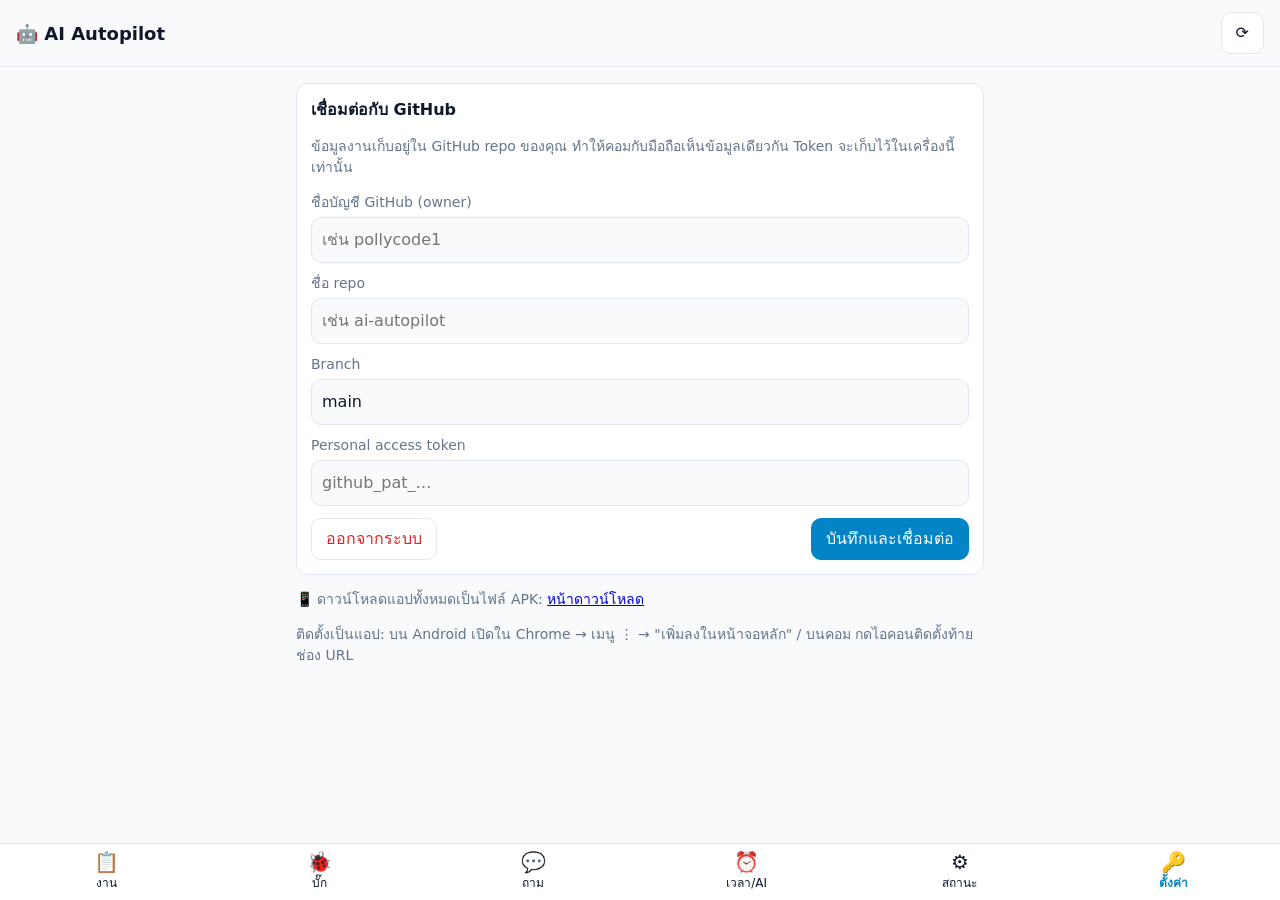
<file: docs/index.html>
<!doctype html>
<html lang="th">
<head>
<meta charset="utf-8">
<meta name="viewport" content="width=device-width, initial-scale=1, viewport-fit=cover">
<meta name="theme-color" content="#0f172a">
<title>AI Autopilot</title>
<link rel="manifest" href="manifest.json">
<link rel="icon" href="icon.svg">
<link rel="apple-touch-icon" href="icon-192.png">
<style>
:root{--bg:#f8fafc;--card:#fff;--ink:#0f172a;--mute:#64748b;--line:#e2e8f0;--acc:#0284c7;--accink:#fff;--ok:#16a34a;--warn:#d97706;--bad:#dc2626}
@media (prefers-color-scheme:dark){:root{--bg:#0b1220;--card:#131c2e;--ink:#e2e8f0;--mute:#94a3b8;--line:#243047;--acc:#38bdf8;--accink:#0b1220}}
*{box-sizing:border-box}
body{margin:0;background:var(--bg);color:var(--ink);font:16px/1.5 system-ui,"Noto Sans Thai",sans-serif;padding-bottom:72px}
header{position:sticky;top:0;background:var(--bg);border-bottom:1px solid var(--line);padding:12px 16px;display:flex;align-items:center;gap:8px;z-index:5}
header h1{font-size:18px;margin:0;flex:1}
main{max-width:720px;margin:0 auto;padding:16px}
.card{background:var(--card);border:1px solid var(--line);border-radius:12px;padding:14px;margin-bottom:12px}
button,.btn{text-decoration:none;display:inline-block;font:inherit;border:1px solid var(--line);background:var(--card);color:var(--ink);border-radius:10px;padding:8px 14px;cursor:pointer}
button.primary{background:var(--acc);color:var(--accink);border-color:var(--acc)}
button.danger{color:var(--bad)}
button:disabled{opacity:.5}
input,textarea,select{font:inherit;width:100%;padding:10px;border:1px solid var(--line);border-radius:10px;background:var(--bg);color:var(--ink)}
textarea{min-height:90px;resize:vertical}
label{display:block;font-size:14px;color:var(--mute);margin:10px 0 4px}
.row{display:flex;gap:8px;align-items:center;flex-wrap:wrap}
.grow{flex:1}
.badge{font-size:12px;padding:2px 8px;border-radius:99px;border:1px solid currentColor;white-space:nowrap}
.s-todo{color:var(--mute)}.s-planning,.s-doing,.s-testing{color:var(--acc)}.s-done{color:var(--ok)}.s-blocked{color:var(--warn)}
.task{cursor:pointer}
.task h3{margin:0;font-size:16px}
.mute{color:var(--mute);font-size:14px}
.step{display:flex;gap:8px;padding:4px 0}
.log{border-left:3px solid var(--line);padding:4px 10px;margin:8px 0;white-space:pre-wrap;word-break:break-word}
.pics{display:flex;flex-wrap:wrap;gap:8px;margin:8px 0}.pics:empty{display:none}.pic{position:relative;display:block}.pic img{width:72px;height:72px;object-fit:cover;border-radius:10px;border:1px solid var(--line);display:block}.pic button{position:absolute;top:-6px;right:-6px;width:24px;height:24px;min-height:0;padding:0;border-radius:50%;font-size:14px;line-height:1}.picbtn{display:inline-flex;align-items:center;gap:6px;cursor:pointer;margin-top:8px}.log.user{border-color:var(--acc)}.log.system{border-color:var(--warn)}
nav{position:fixed;bottom:0;left:0;right:0;display:flex;background:var(--card);border-top:1px solid var(--line);padding-bottom:env(safe-area-inset-bottom)}
nav button{flex:1;border:0;border-radius:0;padding:8px 2px;background:none;font-size:12px;white-space:nowrap;display:flex;flex-direction:column;align-items:center;gap:2px;min-width:0}
nav button b{font-size:20px;font-weight:400;line-height:1}
.chip{display:inline-block;padding:4px 12px;border-radius:99px;border:1px solid var(--line);cursor:pointer;font-size:14px}
.chip.on{background:var(--acc);color:var(--accink);border-color:var(--acc)}
.sev-high{color:var(--bad)}.sev-normal{color:var(--warn)}.sev-low{color:var(--mute)}
nav button.on{color:var(--acc);font-weight:600}
.day{display:inline-flex;align-items:center;justify-content:center;width:38px;height:38px;border-radius:50%;border:1px solid var(--line);cursor:pointer;user-select:none}
.day.on{background:var(--acc);color:var(--accink);border-color:var(--acc)}
#toast{position:fixed;left:50%;bottom:84px;transform:translateX(-50%);background:var(--ink);color:var(--bg);padding:8px 16px;border-radius:10px;display:none;z-index:10;max-width:90vw}
.progress{height:6px;background:var(--line);border-radius:99px;overflow:hidden;margin-top:8px}
.progress>i{display:block;height:100%;background:var(--acc)}
.hidden{display:none}
</style>
</head>
<body>
<header><h1>🤖 AI Autopilot</h1><span id="sync" class="mute"></span><button id="refresh" title="รีเฟรช">⟳</button></header>
<main id="view"></main>
<nav id="nav">
  <button data-tab="tasks" class="on"><b>📋</b>งาน</button>
  <button data-tab="bugs"><b>🐞</b>บั๊ก</button>
  <button data-tab="chat"><b>💬</b>ถาม</button>
  <button data-tab="schedule"><b>⏰</b>เวลา/AI</button>
  <button data-tab="runs"><b>⚙️</b>สถานะ</button>
  <button data-tab="settings"><b>🔑</b>ตั้งค่า</button>
</nav>
<div id="toast"></div>
<script>
const $ = s => document.querySelector(s);
const esc = s => String(s ?? "").replace(/[&<>"']/g, c => ({"&":"&amp;","<":"&lt;",">":"&gt;",'"':"&quot;","'":"&#39;"}[c]));
const LABEL = {todo:"รอทำ",planning:"กำลังวิเคราะห์",doing:"กำลังทำ",testing:"กำลังทดสอบ",done:"เสร็จแล้ว",blocked:"ต้องการคุณ"};
const DAYS = ["อา","จ","อ","พ","พฤ","ศ","ส"];
const MODELS = [
  ["sonnet", "Sonnet — สมดุล เก่งงานทั่วไปและเขียนโค้ด (แนะนำ)"],
  ["opus", "Opus — เก่งที่สุด งานยาก/ซับซ้อน ใช้โควตาเร็วกว่า"],
  ["haiku", "Haiku — เร็วและประหยัดโควตา งานง่าย"],
];
const modelName = m => m ? (MODELS.find(x => x[0] === m) || [m, m])[1].split(" — ")[0] : "";
const modelOpts = (sel, dflt) => `<option value="">${esc(dflt)}</option>` +
  MODELS.map(([v, l]) => `<option value="${v}" ${v === sel ? "selected" : ""}>${esc(l)}</option>`).join("");
const nowIso = () => new Date().toISOString().replace(/\.\d+Z$/, "Z");
const fmt = iso => iso ? new Date(iso).toLocaleString("th-TH", {dateStyle:"short", timeStyle:"short"}) : "";

let S = {}; try { S = JSON.parse(localStorage.getItem("ap-settings") || "{}"); } catch {}
let state = { tab: "tasks", tasks: null, config: null, open: null };

function toast(m){ const t=$("#toast"); t.textContent=m; t.style.display="block"; clearTimeout(toast.h); toast.h=setTimeout(()=>t.style.display="none",3000); }

// ---------- GitHub ----------
const b64e = s => { const b = new TextEncoder().encode(s); let r=""; for (let i=0;i<b.length;i+=0x8000) r+=String.fromCharCode(...b.subarray(i,i+0x8000)); return btoa(r); };
const b64d = s => new TextDecoder().decode(Uint8Array.from(atob(s.replace(/\n/g,"")), c => c.charCodeAt(0)));
async function gh(path, opt = {}) {
  const r = await fetch(`https://api.github.com/repos/${S.owner}/${S.repo}${path}`, {
    ...opt, cache: "no-store",
    headers: { Authorization: `Bearer ${S.token}`, Accept: "application/vnd.github+json", ...(opt.headers||{}) }
  });
  if (!r.ok) { const e = new Error(`GitHub ${r.status}`); e.status = r.status; try { e.detail = (await r.json()).message; } catch {} throw e; }
  return r.status === 204 ? null : r.json();
}
async function getFile(name, dflt) {
  let j;
  try { j = await gh(`/contents/${name}?ref=${S.branch || "main"}`); }
  catch (e) { if (e.status === 404 && dflt) return { data: dflt(), sha: undefined }; throw e; }
  return { data: JSON.parse(b64d(j.content)), sha: j.sha };
}
// แก้ไฟล์แบบปลอดภัย: ดึงล่าสุด → แก้ → บันทึก ถ้าชนกับ AI ก็ลองใหม่
async function mutate(name, fn, msg, dflt) {
  for (let i = 0; i < 4; i++) {
    const { data, sha } = await getFile(name, dflt);
    fn(data);
    try {
      await gh(`/contents/${name}`, { method: "PUT", body: JSON.stringify({ message: msg, sha, branch: S.branch || "main",
        content: b64e(JSON.stringify(data, null, 2) + "\n") }) });
      return data;
    } catch (e) { if (e.status !== 409 && e.status !== 422) throw e; await new Promise(r => setTimeout(r, 800 * (i+1))); }
  }
  throw new Error("บันทึกไม่สำเร็จ ลองใหม่อีกครั้ง");
}
// ---------- 🖼 แนบรูปให้ AI ดู ----------
const pics = {}, picBusy = {};        // รูปที่เลือกไว้แต่ยังไม่ส่ง แยกตามฟอร์ม (อยู่รอดแม้หน้าถูกวาดใหม่) / จำนวนที่กำลังย่ออยู่
const MAX_PICS = 6;
async function shrinkPic(file) {      // ย่อเหลือด้านยาวสุด 1600px เป็น JPEG ให้ repo ไม่บวม
  const url = URL.createObjectURL(file);
  try {
    const img = await new Promise((ok, bad) => { const i = new Image(); i.onload = () => ok(i); i.onerror = () => bad(new Error("เปิดรูปไม่ได้")); i.src = url; });
    const k = Math.min(1, 1600 / Math.max(img.naturalWidth, img.naturalHeight));
    const c = document.createElement("canvas"); c.width = Math.round(img.naturalWidth * k); c.height = Math.round(img.naturalHeight * k);
    const g = c.getContext("2d"); g.fillStyle = "#fff"; g.fillRect(0, 0, c.width, c.height); g.drawImage(img, 0, 0, c.width, c.height);
    const dataUrl = c.toDataURL("image/jpeg", 0.82);
    return { dataUrl, b64: dataUrl.split(",")[1] };
  } finally { URL.revokeObjectURL(url); }
}
const SAFE_ID = /^[A-Za-z0-9_-]+$/;
const picField = key => `<div class="pics" data-pk="${esc(key)}"></div>
  <label class="btn picbtn">🖼 แนบรูป<input type="file" accept="image/*" multiple data-pick="${esc(key)}" hidden></label>`;
function drawPics(key) {
  document.querySelectorAll(`[data-pk="${CSS.escape(key)}"]`).forEach(box => {
    box.innerHTML = (pics[key] || []).map((p, i) => `<span class="pic"><img src="${p.dataUrl}" alt=""><button type="button" data-unpic="${i}" aria-label="เอารูปออก">×</button></span>`).join("");
    box.querySelectorAll("[data-unpic]").forEach(b => b.onclick = () => { pics[key].splice(+b.dataset.unpic, 1); drawPics(key); });
  });
}
function bindPics(root) {
  root.querySelectorAll("[data-pick]").forEach(inp => {
    const key = inp.dataset.pick; drawPics(key);
    inp.onchange = async () => {
      const files = [...inp.files]; inp.value = "";
      const room = MAX_PICS - (pics[key] ||= []).length - (picBusy[key] || 0);
      if (files.length > room) toast(`แนบได้สูงสุด ${MAX_PICS} รูป`);
      const take = files.slice(0, Math.max(0, room));
      picBusy[key] = (picBusy[key] || 0) + take.length;           // จองช่องไว้ก่อน กันเลือกซ้อนกันจนเกินจำนวน
      for (const f of take) {
        try { (pics[key] ||= []).push(await shrinkPic(f)); } catch (e) { toast(e.message); }
        finally { picBusy[key]--; }
        drawPics(key);
      }
    };
  });
}
// อัปโหลดรูปที่เลือกไว้ (สำเนา ณ ตอนกดส่ง) ไป attachments/<งาน>/ คืน { paths, done } — เรียก done() หลังบันทึกงานสำเร็จเท่านั้น
async function uploadPics(key, tid) {
  if (picBusy[key]) throw new Error("รอรูปโหลดเสร็จก่อน แล้วกดอีกครั้ง");
  if (!SAFE_ID.test(tid)) throw new Error("รหัสงานไม่ถูกต้อง");
  const snap = [...(pics[key] || [])], paths = [];
  for (const [i, p] of snap.entries()) {
    const path = `attachments/${tid}/${Date.now().toString(36)}-${i}.jpg`;
    await gh(`/contents/${path}`, { method: "PUT", signal: AbortSignal.timeout(60000),
      body: JSON.stringify({ message: `app: แนบรูป ${tid}`, branch: S.branch || "main", content: p.b64 }) });
    paths.push(path);
  }
  return { paths, done: () => { pics[key] = (pics[key] || []).filter(p => !snap.includes(p)); drawPics(key); } };
}
const picThumbs = list => (list || []).length ? `<div class="pics">${list.map(x => `<a class="pic" href="https://github.com/${esc(S.owner)}/${esc(S.repo)}/blob/${esc(S.branch || "main")}/${esc(x)}" target="_blank" rel="noopener"><img loading="lazy" alt="รูปแนบ" src="https://raw.githubusercontent.com/${esc(S.owner)}/${esc(S.repo)}/${esc(S.branch || "main")}/${esc(x)}"></a>`).join("")}</div>` : "";

async function load(quiet) {
  if (!S.token) return render();
  $("#sync").textContent = "กำลังซิงค์…";
  try {
    const [t, c] = await Promise.all([getFile("tasks.json"), getFile("config.json")]);
    state.tasks = t.data.tasks.filter(x => !x.deleted); state.projects = t.data.projects || []; state.config = c.data;
    $("#sync").textContent = "ซิงค์ " + new Date().toLocaleTimeString("th-TH", {timeStyle:"short"});
  } catch (e) {
    $("#sync").textContent = "ซิงค์ไม่ได้";
    if (!quiet) toast(e.status === 401 ? "Token ไม่ถูกต้องหรือหมดอายุ" : e.status === 404 ? "ไม่พบ repo หรือไฟล์ — เช็กหน้าตั้งค่า" : "เชื่อมต่อไม่ได้: " + e.message);
  }
  render();
}

// ---------- Views ----------
function render() {
  if (state.pendingOpen && state.tasks) {        // เปิดงานจาก widget หลังโหลดรายการเสร็จ
    const t = state.tasks.find(t => t.id === state.pendingOpen);
    if (t) { state.pendingOpen = null; state.tab = t.kind === "bug" ? "bugs" : "tasks"; state.open = t.id; }
    else if (!state.pendingRetried) { state.pendingRetried = true; load(true); }   // งานเพิ่งเพิ่ม: โหลดรายการใหม่อีกครั้ง
    else state.pendingOpen = null;
  }
  document.querySelectorAll("nav button").forEach(b => b.classList.toggle("on", b.dataset.tab === state.tab));
  if (!S.token && state.tab !== "settings") state.tab = "settings";
  if (state.tab === "bugs" && state.open) {
    const t = state.tasks?.find(t => t.id === state.open);
    if (t) return vTask(t);
    state.open = null;                       // บั๊กถูกลบไปแล้ว กลับไปหน้ารายการบั๊ก
  }
  ({ tasks: vTasks, bugs: vBugs, chat: vChat, schedule: vSchedule, runs: vRuns, settings: vSettings })[state.tab]();
}

const projOf = t => t.project || t.id;
function projList() {
  const names = Object.fromEntries((state.projects || []).map(p => [p.id, p.name]));
  const ids = [...new Set([...(state.projects || []).map(p => p.id), ...(state.tasks || []).map(projOf)])]
    .filter(id => (state.tasks || []).some(t => projOf(t) === id) || (state.projects || []).some(p => p.id === id));
  const repos = Object.fromEntries((state.projects || []).filter(p => p.repo).map(p => [p.id, p]));
  return ids.map(id => ({ id, name: names[id] || (state.tasks.find(t => t.id === id) || {}).title || id, repo: repos[id]?.repo, branch: repos[id]?.branch }));
}
function loadApks(cb) {
  if (state.apks) return;
  state.apks = {};
  fetch(`https://api.github.com/repos/${S.owner}/${S.repo}/releases/tags/apps`, { cache: "no-store" })
    .then(r => r.ok ? r.json() : { assets: [] })
    .then(j => { j.assets.forEach(a => state.apks[a.name.replace(/\.apk$/, "")] = a.browser_download_url); cb && cb(); }).catch(() => {});
}
async function runProject(pid, btn) {
  btn && (btn.disabled = true);
  try { await gh(`/actions/workflows/autopilot.yml/dispatches`, { method: "POST", body: JSON.stringify({ ref: S.branch || "main", inputs: { force: true, project: pid } }) });
    toast("เริ่มทำโปรเจคนี้แล้ว (โปรเจคอื่นรอช่วงเวลาตามปกติ)"); }
  catch (e) { toast(e.status === 403 ? "Token ไม่มีสิทธิ์ Actions" : e.message); btn && (btn.disabled = false); }
}

function vTasks() {
  const v = $("#view");
  if (state.open) return vTask(state.tasks?.find(t => t.id === state.open));
  if (!state.tasks) { v.innerHTML = `<p class="mute">กำลังโหลด…</p>`; return; }
  loadApks(() => state.tab === "tasks" && !state.open && !typing() && vTasks());
  const order = {blocked:0,testing:1,doing:1,planning:1,todo:2,done:3};
  const projects = projList();
  const sel = state.newProj ?? (projects.length ? projects[0].id : "__new");
  const groups = projects.map(p => ({ ...p, tasks: state.tasks.filter(t => projOf(t) === p.id).sort((a,b) => (order[a.status]??2) - (order[b.status]??2)) }))
    .sort((a, b) => Math.min(...a.tasks.map(t => order[t.status]??2)) - Math.min(...b.tasks.map(t => order[t.status]??2)));
  const draft = { nt: $("#nt")?.value || "", nd: $("#nd")?.value || "", np: $("#np")?.value || "", nm: $("#nm")?.value || "" };
  v.innerHTML = `
    <div class="card">
      <label for="ps" style="margin-top:0">โปรเจค</label>
      <select id="ps">${projects.map(p => `<option value="${esc(p.id)}" ${p.id === sel ? "selected" : ""}>${p.repo ? "🐙" : "📁"} ${esc(p.name)}</option>`).join("")}
        <option value="__new" ${sel === "__new" ? "selected" : ""}>＋ สร้างโปรเจคใหม่</option></select>
      <div id="npw" class="${sel === "__new" ? "" : "hidden"}"><label for="np">ชื่อโปรเจคใหม่</label><input id="np" placeholder="เช่น แอปจดรายรับรายจ่าย"></div>
      <label for="nt">อยากให้ AI ทำอะไร</label>
      <input id="nt" placeholder="${sel === "__new" ? "เช่น ทำแอปจดรายรับรายจ่ายแบบง่าย" : "เช่น เพิ่มหน้ากราฟสรุปรายเดือน"}">
      <label for="nd">รายละเอียด (ไม่บังคับ)</label>
      <textarea id="nd" placeholder="เป้าหมาย ความต้องการ ข้อจำกัด ตัวอย่างที่ชอบ…"></textarea>
      ${picField("new")}
      <label for="nm">โมเดล AI</label>
      <select id="nm">${modelOpts(draft.nm, "ใช้โมเดลหลัก" + (state.config?.default_model ? ` (${modelName(state.config.default_model)})` : " (ค่าเริ่มต้น)"))}</select>
      <div class="row" style="margin-top:10px"><label class="row" style="margin:0;color:var(--ink)"><input type="checkbox" id="now" style="width:20px;height:20px"> ทำทันที</label>
        <span class="grow"></span><button class="primary" id="add">+ เพิ่มงาน</button></div>
    </div>
    ${groups.length ? "" : `<p class="mute">ยังไม่มีงาน เพิ่มงานแรกด้านบนได้เลย</p>`}
    <p class="mute" style="text-align:center"><a href="#" id="goimp">🐙 นำเข้าโปรเจคจาก GitHub repo ของคุณ</a></p>
    ${groups.map(g => { const left = g.tasks.filter(t => t.status !== "done").length; return `
      <div class="card" style="border-width:2px">
        <div class="row"><h3 class="grow" style="margin:0">${g.repo ? "🐙" : "📁"} ${esc(g.name)}</h3><span class="mute">${left ? `ค้าง ${left} งาน` : g.tasks.length ? "เสร็จหมดแล้ว" : "ยังไม่มีงาน"}</span></div>
        <div class="row" style="margin:8px 0">
          ${left ? `<button class="primary" data-runp="${esc(g.id)}">▶ ทำโปรเจคนี้เลย</button>` : ""}
          <button data-addp="${esc(g.id)}">＋ งาน</button>
          ${g.repo ? `<a class="btn" href="https://github.com/${esc(g.repo)}" target="_blank" rel="noopener">🐙 repo</a>`
            : `<a class="btn" href="https://${esc(S.owner)}.github.io/${esc(S.repo)}/workspace/${esc(g.id)}/" target="_blank" rel="noopener">🌐 เปิด</a>`}
          ${!g.repo && state.apks && state.apks[g.id] ? `<a class="btn" href="${esc(state.apks[g.id])}">📱 APK</a>` : ""}
        </div>
        ${g.tasks.map(t => { const n=(t.plan||[]).length, d=(t.plan||[]).filter(s=>s.done).length; return `
          <div class="task" data-id="${esc(t.id)}" style="border-top:1px solid var(--line);padding:10px 0 4px">
            <div class="row"><span class="grow">${t.kind === "bug" ? `<span class="sev-${esc(t.severity || "normal")}">🐞</span> ` : ""}${esc(t.title)}</span><span class="badge s-${esc(t.status)}">${LABEL[t.status]||esc(t.status)}</span></div>
            <div class="mute">${n ? `${d}/${n} ขั้นตอน · ` : ""}${t.model ? `🧠 ${esc(modelName(t.model))} · ` : state.config?.default_model ? `🧠 ${esc(modelName(state.config.default_model))} (หลัก) · ` : ""}อัปเดต ${fmt(t.updated)}</div>
            ${n && t.status !== "done" ? `<div class="progress"><i style="width:${Math.round(d/n*100)}%"></i></div>` : ""}
          </div>`; }).join("")}
      </div>`; }).join("")}`;
  $("#nt").value = draft.nt; $("#nd").value = draft.nd; $("#np").value = draft.np;
  if (state.focusTask) { state.focusTask = false; $("#nt").focus(); $("#nt").scrollIntoView({ block: "center" }); }
  bindPics(v);
  $("#ps").onchange = e => { state.newProj = e.target.value; vTasks(); };
  $("#goimp").onclick = e => { e.preventDefault(); state.tab = "settings"; render(); setTimeout(() => $("#imp")?.scrollIntoView({ behavior: "smooth" }), 50); };
  document.querySelectorAll("[data-runp]").forEach(b => b.onclick = () => runProject(b.dataset.runp, b));
  document.querySelectorAll("[data-addp]").forEach(b => b.onclick = () => { state.newProj = b.dataset.addp; vTasks(); window.scrollTo(0, 0); $("#nt").focus(); });
  $("#add").onclick = async () => {
    const title = $("#nt").value.trim(); if (!title) return toast("ใส่สิ่งที่อยากให้ทำก่อน");
    const detail = $("#nd").value.trim(), runNow = $("#now").checked, model = $("#nm").value;
    let pid = $("#ps").value, pname = null;
    if (pid === "__new") { pname = $("#np").value.trim() || title; pid = "p" + Date.now().toString(36); }
    $("#add").disabled = true;
    try {
      const id = "t" + Date.now().toString(36);
      const up = await uploadPics("new", id), images = up.paths;
      const d = await mutate("tasks.json", x => {
        x.projects ||= [];
        if (pname) x.projects.push({ id: pid, name: pname, created: nowIso() });
        x.tasks.push({ id, project: pid, title, detail, model, model_at: nowIso(), status: "todo", plan: [], log: [], created: nowIso(), updated: nowIso(), ...(images.length ? { images } : {}) });
      }, `app: เพิ่มงาน ${title}`);
      up.done();
      state.tasks = d.tasks.filter(x => !x.deleted); state.projects = d.projects || []; state.newProj = pid;
      $("#nt").value = ""; $("#nd").value = ""; $("#np").value = ""; $("#nm").value = "";
      if (runNow) await runProject(pid); else toast("เพิ่มงานแล้ว AI จะทำในช่วงเวลาที่ตั้งไว้");
    } catch (e) { toast(e.message); }
    render();
  };
  document.querySelectorAll(".task").forEach(el => el.onclick = () => { state.open = el.dataset.id; render(); });
}

function vTask(t) {
  const v = $("#view");
  if (!t) { state.open = null; return vTasks(); }
  const P = projList().find(p => p.id === projOf(t)) || {};
  v.innerHTML = `
    <button id="back">← กลับ</button>
    <div class="card" style="margin-top:12px">
      <div class="row"><h2 class="grow" style="margin:0;font-size:20px">${esc(t.title)}</h2><span class="badge s-${esc(t.status)}">${LABEL[t.status]||esc(t.status)}</span></div>
      ${t.kind === "bug" ? `<div class="sev-${esc(t.severity || "normal")}" style="font-size:14px">🐞 บั๊ก · ${esc((SEV.find(s => s[0] === (t.severity || "normal")) || SEV[1])[1].split(" — ")[0])}</div>` : ""}
      <div class="mute">${P.repo ? "🐙" : "📁"} ${esc(P.name || projOf(t))}${P.repo ? ` · <a href="https://github.com/${esc(P.repo)}" target="_blank" rel="noopener">${esc(P.repo)}</a>` : ""}</div>
      ${t.detail ? `<p style="white-space:pre-wrap">${esc(t.detail)}</p>` : ""}
      <label for="tm">🧠 โมเดล AI ของงานนี้</label>
      <select id="tm">${modelOpts(t.model || "", "ใช้โมเดลหลัก" + (state.config?.default_model ? ` (${modelName(state.config.default_model)})` : " (ค่าเริ่มต้น)"))}</select>
      ${P.repo ? `<div class="row">
      ${t.pr ? `<a class="btn primary" href="${esc(t.pr)}" target="_blank" rel="noopener">🔀 ดู Pull Request</a>` : ""}
      <a class="btn" href="https://github.com/${esc(P.repo)}/tree/ai-autopilot/${esc(t.id)}" target="_blank" rel="noopener">📁 ไฟล์ของงานนี้</a>
      <button id="askt">💬 ถามเกี่ยวกับโปรเจคนี้</button></div>
      <p class="mute">AI จะทำงานบน branch แยก แล้วเปิด Pull Request ให้คุณตรวจก่อน merge เข้า repo</p>` : `
      <div class="row"><a class="btn" href="https://${esc(S.owner)}.github.io/${esc(S.repo)}/workspace/${esc(projOf(t))}/" target="_blank" rel="noopener">🌐 เปิดดูผลงาน</a>
      <button id="askt">💬 ถามเกี่ยวกับโปรเจคนี้</button>
      ${(state.apks||{})[projOf(t)] ? `<a class="btn" href="${esc(state.apks[projOf(t)])}">📱 ดาวน์โหลด APK</a>` : ""}
      <a class="btn" href="https://github.com/${esc(S.owner)}/${esc(S.repo)}/tree/${esc(S.branch||"main")}/workspace/${esc(projOf(t))}" target="_blank" rel="noopener">📁 ไฟล์ทั้งหมด</a></div>`}
    </div>
    ${(t.images || []).length ? `<div class="card"><b>🖼 รูปประกอบ</b>${picThumbs(t.images)}</div>` : ""}
    <div class="card"><b>แผนที่ AI วิเคราะห์</b>
      ${(t.plan||[]).length ? t.plan.map((s,i) => `<div class="step">${s.done?"✅":"⬜"} <span>${i+1}. ${esc(s.text)}</span></div>`).join("") : `<p class="mute">AI จะวิเคราะห์และแตกเป็นขั้นตอนเมื่อเริ่มทำงานนี้</p>`}
    </div>
    <div class="card"><b>ส่งข้อความถึง AI</b>
      <textarea id="msg" placeholder="${t.status==="blocked" ? "ตอบสิ่งที่ AI ต้องการ แล้ว AI จะทำต่อ" : "เพิ่มคำสั่ง แก้ไข หรือให้ข้อมูลเพิ่ม"}"></textarea>
      <div class="row" style="margin-top:0">${picField("msg-" + t.id)}<span class="grow"></span><button class="primary" id="send">ส่ง</button></div>
    </div>
    <div class="card"><b>บันทึกการทำงาน</b>
      ${(t.log||[]).length ? [...t.log].reverse().map(l => `<div class="log ${esc(l.by)}"><div class="mute">${l.by==="user"?"คุณ":l.by==="system"?"ระบบ":"AI"} · ${fmt(l.time)}</div>${esc(l.text)}${picThumbs(l.images)}</div>`).join("") : `<p class="mute">ยังไม่มีบันทึก</p>`}
    </div>
    <div class="row">
      ${!["done"].includes(t.status) ? `<button class="primary" id="runone">▶ ทำงานนี้เลย</button>` : ""}
      ${t.status!=="todo" ? `<button id="redo">↺ ให้ทำใหม่ตั้งแต่ต้น</button>` : ""}
      <span class="grow"></span><button class="danger" id="del">ลบงาน</button>
    </div>`;
  const upd = (fn, msg, ok) => mutate("tasks.json", x => { const it = x.tasks.find(y => y.id === t.id); fn(it); it.updated = nowIso(); }, msg)
    .then(d => { state.tasks = d.tasks.filter(x => !x.deleted); toast(ok); render(); }).catch(e => toast(e.message));
  $("#back").onclick = () => { state.open = null; render(); };
  $("#tm").onchange = e => { (state.modelSel ||= {})[t.id] = e.target.value;
    upd(it => { it.model = state.modelSel[t.id]; it.model_at = nowIso(); }, "app: เปลี่ยนโมเดล", "เปลี่ยนโมเดลแล้ว — มีผลตั้งแต่รอบถัดไป"); };
  loadApks(() => state.open === t.id && render());
  $("#askt").onclick = () => { state.chatScope = projOf(t); state.open = null; state.tab = "chat"; render(); };
  bindPics(v);
  $("#send").onclick = async () => { const m = $("#msg").value.trim(), pk = "msg-" + t.id; if (!m && !(pics[pk] || []).length) return;
    $("#send").disabled = true;
    try {
      const up = await uploadPics(pk, t.id), images = up.paths;
      const d = await mutate("tasks.json", x => { const it = x.tasks.find(y => y.id === t.id);
        (it.log ||= []).push({ time: nowIso(), by: "user", text: m || "(แนบรูป)", ...(images.length ? { images } : {}) });
        if (it.status === "blocked" || it.status === "done") it.status = "doing"; it.updated = nowIso(); }, "app: ข้อความถึง AI");
      up.done(); if ($("#msg")) $("#msg").value = "";
      state.tasks = d.tasks.filter(x => !x.deleted); toast("ส่งแล้ว"); render();
    } catch (e) { toast("ส่งไม่สำเร็จ: " + e.message); if ($("#send")) $("#send").disabled = false; } };
  $("#redo") && ($("#redo").onclick = () => confirmBtn($("#redo"), () => upd(it => { it.status = "todo"; it.plan = []; (it.log ||= []).push({ time: nowIso(), by: "user", text: "ขอให้เริ่มทำใหม่ตั้งแต่ต้น" }); }, "app: เริ่มใหม่", "ตั้งให้ทำใหม่แล้ว")));
  $("#runone") && ($("#runone").onclick = async () => { $("#runone").disabled = true;
    try {
      if (t.status === "blocked") await upd(it => { it.status = "doing"; }, "app: ทำต่อ", "");
      await gh(`/actions/workflows/autopilot.yml/dispatches`, { method: "POST", body: JSON.stringify({ ref: S.branch || "main", inputs: { force: true, task: t.id } }) });
      toast("เริ่มทำงานนี้แล้ว (งานอื่นจะรอช่วงเวลาที่ตั้งไว้)");
    } catch (e) { toast(e.status === 403 ? "Token ไม่มีสิทธิ์ Actions" : e.message); $("#runone").disabled = false; } });
  $("#del").onclick = () => confirmBtn($("#del"), () => { state.open = null; upd(it => { it.deleted = true; }, "app: ลบงาน", "ลบแล้ว"); });
}
// ---------- 🐞 จดบั๊ก ----------
const SEV = [["high", "🔴 ด่วน — ใช้งานไม่ได้/ข้อมูลผิด"], ["normal", "🟠 ปกติ — ใช้ได้แต่ผิดปกติ"], ["low", "⚪ เล็กน้อย — หน้าตา/คำผิด"]];
function vBugs() {
  const v = $("#view");
  if (!state.tasks) { v.innerHTML = `<p class="mute">กำลังโหลด…</p>`; return; }
  const projects = projList(), names = Object.fromEntries(projects.map(p => [p.id, p.name]));
  const f = state.bugFilter || "open";
  const all = state.tasks.filter(t => t.kind === "bug");
  const shown = all.filter(t => f === "all" || (f === "open" ? t.status !== "done" : t.status === "done"));
  const order = { high: 0, normal: 1, low: 2 };
  shown.sort((a, b) => (a.status === "done") - (b.status === "done") || (order[a.severity] ?? 1) - (order[b.severity] ?? 1) || (b.updated || "").localeCompare(a.updated || ""));
  const groups = [...new Set(shown.map(projOf))];
  const d = { bp: $("#bp")?.value ?? state.bugProj ?? (projects[0] || {}).id, bt: $("#bt")?.value || "", bs: $("#bs")?.value || "", be: $("#be")?.value || "", bv: $("#bv")?.value || "normal" };
  const cnt = k => all.filter(t => k === "all" || (k === "open" ? t.status !== "done" : t.status === "done")).length;
  v.innerHTML = `
    <div class="card"><b>🐞 จดบั๊ก</b><p class="mute" style="margin:4px 0 0">เจอบั๊กตรงไหนจดไว้ AI จะหาสาเหตุ แก้ และทดสอบให้ (บั๊กด่วนทำก่อน)</p>
      <label for="bp">โปรเจค</label>
      <select id="bp">${projects.map(p => `<option value="${esc(p.id)}" ${p.id === d.bp ? "selected" : ""}>${p.repo ? "🐙" : "📁"} ${esc(p.name)}</option>`).join("")}</select>
      <label for="bt">บั๊กคืออะไร</label><input id="bt" placeholder="เช่น กดบันทึกแล้วข้อมูลหาย">
      <label for="bs">ทำยังไงถึงเจอ (ไม่บังคับ)</label><textarea id="bs" style="min-height:70px" placeholder="1. เปิดหน้า… 2. กด… 3. เห็นว่า…"></textarea>
      <label for="be">ควรเป็นยังไง (ไม่บังคับ)</label><input id="be" placeholder="เช่น ข้อมูลควรยังอยู่หลังปิดแอป">
      ${picField("bug")}
      <label for="bv">ความรุนแรง</label><select id="bv">${SEV.map(([k, l]) => `<option value="${k}" ${k === d.bv ? "selected" : ""}>${l}</option>`).join("")}</select>
      <div class="row" style="margin-top:10px"><label class="row" style="margin:0;color:var(--ink)"><input type="checkbox" id="bnow" style="width:20px;height:20px"> แก้ทันที</label>
        <span class="grow"></span><button class="primary" id="badd">+ จดบั๊ก</button></div>
    </div>
    <div class="row" style="margin-bottom:12px">${[["open", "ยังไม่แก้"], ["done", "แก้แล้ว"], ["all", "ทั้งหมด"]].map(([k, l]) => `<span class="chip ${f === k ? "on" : ""}" data-f="${k}">${l} ${cnt(k)}</span>`).join("")}</div>
    ${shown.length ? "" : `<p class="mute">${f === "open" ? "ไม่มีบั๊กค้าง 🎉" : "ยังไม่มีบั๊กในรายการนี้"}</p>`}
    ${groups.map(g => `<div class="card"><b>${esc(names[g] || g)}</b>
      ${shown.filter(t => projOf(t) === g).map(t => `
        <div class="task" data-id="${esc(t.id)}" style="border-top:1px solid var(--line);padding:10px 0 4px;margin-top:8px">
          <div class="row"><span class="grow"><span class="sev-${esc(t.severity || "normal")}">●</span> ${esc(t.title)}</span><span class="badge s-${esc(t.status)}">${t.status === "done" ? "แก้แล้ว" : LABEL[t.status] || esc(t.status)}</span></div>
          <div class="mute">${t.pr ? "🔀 มี PR · " : ""}แจ้ง ${fmt(t.created)}${t.status === "done" ? " · แก้เสร็จ " + fmt(t.updated) : ""}</div>
        </div>`).join("")}</div>`).join("")}`;
  $("#bt").value = d.bt; $("#bs").value = d.bs; $("#be").value = d.be;
  bindPics(v);
  if (state.focusBug) { state.focusBug = false; $("#bt").focus(); $("#bt").scrollIntoView({ block: "center" }); }
  $("#bp").onchange = e => { state.bugProj = e.target.value; };
  v.querySelectorAll("[data-f]").forEach(c => c.onclick = () => { state.bugFilter = c.dataset.f; vBugs(); });
  v.querySelectorAll(".task").forEach(el => el.onclick = () => { state.open = el.dataset.id; render(); window.scrollTo(0, 0); });
  $("#badd").onclick = async () => {
    const title = $("#bt").value.trim(); if (!title) return toast("ใส่ว่าบั๊กคืออะไรก่อน");
    const pid = $("#bp").value; if (!pid) return toast("ยังไม่มีโปรเจค สร้างงานหรือนำเข้า repo ก่อน");
    const steps = $("#bs").value.trim(), exp = $("#be").value.trim(), severity = $("#bv").value, runNow = $("#bnow").checked;
    const detail = [`อาการ: ${title}`, steps && `ทำยังไงถึงเจอ:\n${steps}`, exp && `ควรเป็น: ${exp}`].filter(Boolean).join("\n\n");
    $("#badd").disabled = true;
    try {
      const id = "b" + Date.now().toString(36) + Math.random().toString(36).slice(2, 6);
      const up = await uploadPics("bug", id), images = up.paths;
      const dd = await mutate("tasks.json", x => { x.tasks.push({ id, project: pid, kind: "bug", severity, title, detail, model: "", model_at: nowIso(),
        status: "todo", plan: [], log: [], created: nowIso(), updated: nowIso(), ...(images.length ? { images } : {}) }); }, `app: แจ้งบั๊ก ${title}`);
      up.done();
      state.tasks = dd.tasks.filter(x => !x.deleted); state.bugProj = pid;
      $("#bt").value = $("#bs").value = $("#be").value = "";
      if (runNow) {                          // สั่งแก้บั๊กนี้ตัวเดียวทันที (ไม่ต้องรองานอื่นในโปรเจค)
        try { await gh(`/actions/workflows/autopilot.yml/dispatches`, { method: "POST", body: JSON.stringify({ ref: S.branch || "main", inputs: { force: true, task: id } }) });
          toast("จดบั๊กแล้ว AI เริ่มแก้ทันที"); }
        catch (e) { toast("จดบั๊กแล้ว แต่สั่งเริ่มทันทีไม่ได้" + (e.status === 403 ? " (token ไม่มีสิทธิ์ Actions)" : "") + " — จะแก้ในรอบถัดไป"); }
      } else toast("จดบั๊กแล้ว AI จะแก้ในช่วงเวลาที่ตั้งไว้");
    } catch (e) { toast(e.message); }
    vBugs();
  };
}
function confirmBtn(b, fn) { if (b.dataset.c) return fn(); b.dataset.c = 1; const o = b.textContent; b.textContent = "แตะอีกครั้งเพื่อยืนยัน"; setTimeout(() => { b.textContent = o; delete b.dataset.c; }, 3000); }

const chatDefault = () => ({ messages: [] });
async function loadChat() {
  try { state.chat = (await getFile("chat.json", chatDefault)).data.messages; } catch (e) { toast("โหลดแชทไม่ได้: " + e.message); }
  if (state.tab === "chat") vChat();
}
function vChat() {
  const v = $("#view");
  if (!state.chat) { v.innerHTML = `<p class="mute">กำลังโหลด…</p>`; loadChat(); return; }
  const scope = state.chatScope || "";
  const tasks = (state.tasks || []);
  const msgs = state.chat.filter(m => (m.task || "") === scope);
  const pending = msgs.some(m => m.status === "pending");
  const draft = $("#q")?.value || "";
  v.innerHTML = `
    <div class="card">
      <label for="scope" style="margin-top:0">ถามเกี่ยวกับ</label>
      <select id="scope"><option value="">📚 ทุกโปรเจค (ถามรวม)</option>
        ${projList().map(p => `<option value="${esc(p.id)}" ${p.id === scope ? "selected" : ""}>📁 ${esc(p.name)}</option>`).join("")}</select>
    </div>
    ${msgs.length ? "" : `<p class="mute">ยังไม่มีคำถาม ลองถาม เช่น ${scope ? "\"โปรเจคนี้ทำอะไรไปแล้วบ้าง\" หรือ \"เพิ่มงาน: …\"" : "\"ตอนนี้งานไหนค้างอยู่บ้าง\" หรือ \"สรุปผลงานทั้งหมดให้หน่อย\""}</p>`}
    ${msgs.map(m => `<div class="log ${m.by === "user" ? "user" : ""}" style="margin:10px 0"><div class="mute">${m.by === "user" ? "คุณ" : "AI"} · ${fmt(m.time)}${m.status === "pending" ? " · ⏳ รอคำตอบ (1–2 นาที)" : ""}</div>${esc(m.text)}</div>`).join("")}
    <div class="card" style="position:sticky;bottom:72px">
      <textarea id="q" style="min-height:60px" placeholder="พิมพ์คำถาม…"></textarea>
      <div class="row" style="margin-top:8px"><span class="mute grow">${pending ? "⏳ AI กำลังอ่านข้อมูลและตอบ…" : "AI จะอ่านแผน บันทึก และผลงานก่อนตอบ"}</span>
        <button class="primary" id="ask">ถาม</button></div>
    </div>`;
  $("#q").value = draft;
  $("#scope").onchange = e => { state.chatScope = e.target.value; vChat(); };
  $("#ask").onclick = async () => {
    const text = $("#q").value.trim(); if (!text) return;
    $("#ask").disabled = true;
    const id = "q" + Date.now().toString(36);
    try {
      const d = await mutate("chat.json", x => { (x.messages ||= []).push({ id, time: nowIso(), by: "user", task: scope || null, text, status: "pending" }); }, "app: ถามคำถาม", chatDefault);
      state.chat = d.messages; $("#q").value = "";
      await gh(`/actions/workflows/ask.yml/dispatches`, { method: "POST", body: JSON.stringify({ ref: S.branch || "main" }) })
        .catch(() => {});  // ถ้าสั่งไม่ได้ ระบบจะเริ่มตอบเองจากการบันทึก chat.json
    } catch (e) { toast(e.message); }
    vChat(); window.scrollTo(0, document.body.scrollHeight);
  };
  if (pending) { clearTimeout(vChat.t); vChat.t = setTimeout(() => state.tab === "chat" && !typing() && loadChat(), 15000); }
}

function vSchedule() {
  const v = $("#view"), c = state.config;
  if (!c) { v.innerHTML = `<p class="mute">กำลังโหลด…</p>`; return; }
  if (!state.draft) { state.draft = JSON.parse(JSON.stringify(c)); state.draftBase = JSON.parse(JSON.stringify(c)); }
  const draft = state.draft;
  v.innerHTML = `
    <div class="card">
      <div class="row"><b class="grow">ให้ AI ทำงานอัตโนมัติ</b>
        <label class="row" style="margin:0;color:var(--ink)"><input type="checkbox" id="en" style="width:22px;height:22px" ${draft.enabled!==false?"checked":""}> เปิด</label></div>
      <label for="dm">🧠 โมเดลหลัก (ใช้กับทุกงานที่ไม่ได้เลือกโมเดลเอง และหน้าถาม)</label>
      <select id="dm">${modelOpts(draft.default_model || "", "ค่าเริ่มต้นของ Claude Code")}</select>
      <p class="mute">AI จะทำงานเฉพาะในช่วงเวลาด้านล่าง (เวลาไทย) ระบบเช็กทุกชั่วโมง ถ้าติด limit จะพักแล้วกลับมาทำต่อเอง</p>
    </div>
    ${draft.windows.map((w,i) => `
      <div class="card">
        <div class="row"><b class="grow">ช่วงที่ ${i+1}</b><button class="danger" data-rm="${i}">ลบ</button></div>
        <div class="row" style="margin-top:8px">${DAYS.map((d,k) => `<span class="day ${w.days.includes(k)?"on":""}" data-w="${i}" data-d="${k}">${d}</span>`).join("")}</div>
        <div class="row" style="margin-top:8px">
          <div class="grow"><label>เริ่ม</label><input type="time" value="${esc(w.start)}" data-w="${i}" data-k="start"></div>
          <div class="grow"><label>ถึง</label><input type="time" value="${esc(w.end)}" data-w="${i}" data-k="end"></div>
        </div>
        ${w.end <= w.start ? `<p class="mute">ข้ามเที่ยงคืน: เริ่มวันที่เลือก ไปจบวันถัดไป</p>` : ""}
      </div>`).join("")}
    <div class="row"><button id="addw">+ เพิ่มช่วงเวลา</button><span class="grow"></span><button class="primary" id="savew">บันทึก</button></div>`;
  $("#en").onchange = e => draft.enabled = e.target.checked;
  $("#dm").onchange = e => draft.default_model = e.target.value;
  document.querySelectorAll(".day").forEach(el => el.onclick = () => { const w = draft.windows[el.dataset.w], d = +el.dataset.d;
    w.days = w.days.includes(d) ? w.days.filter(x => x !== d) : [...w.days, d].sort(); render(); });
  document.querySelectorAll("input[type=time]").forEach(el => el.onchange = () => { draft.windows[el.dataset.w][el.dataset.k] = el.value; render(); });
  document.querySelectorAll("[data-rm]").forEach(el => el.onclick = () => { draft.windows.splice(+el.dataset.rm, 1); render(); });
  $("#addw").onclick = () => { draft.windows.push({ days:[1,2,3,4,5], start:"09:00", end:"17:00" }); render(); };
  $("#savew").onclick = async () => {
    try { const d = await mutate("config.json", x => { const base = state.draftBase || {}, same = (a, b) => JSON.stringify(a ?? null) === JSON.stringify(b ?? null);
      for (const k of ["enabled", "windows", "default_model"]) if (!same(draft[k], base[k])) x[k] = draft[k] ?? ""; x.timezone ||= "Asia/Bangkok"; }, "app: ตั้งช่วงเวลา");
      state.config = d; state.draft = null; toast("บันทึกช่วงเวลาแล้ว"); render(); } catch (e) { toast(e.message); }
  };
}

async function vRuns() {
  const v = $("#view");
  v.innerHTML = `
    <div class="card"><b>รันเลยตอนนี้</b>
      <p class="mute">สั่งให้ AI เริ่มทำงานทันที ไม่ต้องรอช่วงเวลาที่ตั้งไว้ (จะเริ่มภายใน 1–2 นาที)</p>
      <button class="primary" id="now">▶ เริ่มทำงานตอนนี้</button></div>
    <div class="card"><b>รอบการทำงานล่าสุด</b><div id="runs" class="mute">กำลังโหลด…</div></div>`;
  $("#now").onclick = async () => { $("#now").disabled = true;
    try { await gh(`/actions/workflows/autopilot.yml/dispatches`, { method:"POST", body: JSON.stringify({ ref: S.branch || "main", inputs: { force: true } }) });
      toast("สั่งแล้ว AI กำลังเริ่มทำงาน"); setTimeout(() => state.tab === "runs" && vRuns(), 5000); }
    catch (e) { toast(e.status === 403 ? "Token ไม่มีสิทธิ์ Actions (ดูหน้าตั้งค่า)" : e.message); $("#now").disabled = false; } };
  try {
    const j = await gh(`/actions/workflows/autopilot.yml/runs?per_page=10`);
    const st = r => r.status !== "completed" ? "🔄 กำลังทำงาน" : r.conclusion === "success" ? "✅ สำเร็จ" : r.conclusion === "cancelled" ? "⏹ ยกเลิก" : "❌ ล้มเหลว";
    $("#runs").innerHTML = j.workflow_runs.length ? j.workflow_runs.map(r => `<div class="step"><span class="grow">${st(r)} · ${fmt(r.created_at)}</span><a href="${esc(r.html_url)}" target="_blank" rel="noopener">ดู</a></div>`).join("") : "ยังไม่มีรอบการทำงาน";
  } catch (e) { $("#runs").textContent = "โหลดไม่ได้: " + (e.detail || e.message); }
}

function vSettings() {
  $("#view").innerHTML = `
    <div class="card"><b>เชื่อมต่อกับ GitHub</b>
      <p class="mute">ข้อมูลงานเก็บอยู่ใน GitHub repo ของคุณ ทำให้คอมกับมือถือเห็นข้อมูลเดียวกัน Token จะเก็บไว้ในเครื่องนี้เท่านั้น</p>
      <label>ชื่อบัญชี GitHub (owner)</label><input id="ow" value="${esc(S.owner||"")}" placeholder="เช่น pollycode1" autocapitalize="off">
      <label>ชื่อ repo</label><input id="rp" value="${esc(S.repo||"")}" placeholder="เช่น ai-autopilot" autocapitalize="off">
      <label>Branch</label><input id="br" value="${esc(S.branch||"main")}" autocapitalize="off">
      <label>Personal access token</label><input id="tk" type="password" value="${esc(S.token||"")}" placeholder="github_pat_…">
      <div class="row" style="margin-top:12px"><button id="out" class="danger">ออกจากระบบ</button><span class="grow"></span><button class="primary" id="sv">บันทึกและเชื่อมต่อ</button></div>
    </div>
    ${S.token ? `<div class="card" id="imp"><b>🐙 นำเข้าโปรเจคจาก GitHub</b>
      <p class="mute">ดึงรายชื่อ repo ทั้งหมดในบัญชี GitHub ของคุณมาเป็นโปรเจคในแอป แล้วสั่งงาน AI ให้แก้โค้ดใน repo นั้นได้เลย AI จะทำบน branch แยกและเปิด Pull Request ให้คุณตรวจก่อน</p>
      <div id="repos"></div>
      <div class="row" style="margin-top:10px"><button id="ldr">${state.repos ? "↻ โหลดใหม่" : "🔗 เชื่อมต่อและโหลดรายชื่อ repo"}</button><span class="grow"></span>
        ${state.repos ? `<button id="all">เลือกทั้งหมด</button><button class="primary" id="doimp">นำเข้า</button>` : ""}</div>
      <details style="margin-top:10px"><summary class="mute">ต้องตั้งค่าอะไรบ้าง (ทำครั้งเดียว)</summary>
        <ol class="mute" style="padding-left:20px">
          <li>แก้ token ที่ <a href="https://github.com/settings/personal-access-tokens" target="_blank" rel="noopener">GitHub → Fine-grained tokens</a> → Repository access เลือก <b>All repositories</b> และ Permissions เพิ่ม <b>Contents</b> กับ <b>Pull requests</b> เป็น Read and write (ถ้าเห็น repo ไม่ครบ แปลว่า token ยังเข้าถึงได้ไม่ทุก repo)</li>
          <li>ให้ AI บนคลาวด์เข้า repo อื่นได้: ไปที่ <a href="https://github.com/${esc(S.owner)}/${esc(S.repo)}/settings/secrets/actions/new" target="_blank" rel="noopener">หน้าเพิ่ม Secret</a> ตั้งชื่อ <b>GH_REPO_TOKEN</b> แล้ววาง token เดียวกัน</li>
        </ol></details>
    </div>` : ""}
    <p class="mute">📱 ดาวน์โหลดแอปทั้งหมดเป็นไฟล์ APK: <a href="https://github.com/${esc(S.owner||"")}/${esc(S.repo||"")}/releases/tag/apps" target="_blank" rel="noopener">หน้าดาวน์โหลด</a></p>
    <p class="mute">ติดตั้งเป็นแอป: บน Android เปิดใน Chrome → เมนู ⋮ → "เพิ่มลงในหน้าจอหลัก" / บนคอม กดไอคอนติดตั้งท้ายช่อง URL</p>`;
  $("#sv").onclick = async () => {
    S = { owner: $("#ow").value.trim(), repo: $("#rp").value.trim(), branch: $("#br").value.trim() || "main", token: $("#tk").value.trim() };
    try { localStorage.setItem("ap-settings", JSON.stringify(S)); } catch {}
    state.tab = "tasks"; await load();
  };
  if ($("#imp")) vImport();
  $("#out").onclick = () => { try { localStorage.removeItem("ap-settings"); } catch {} S = {}; state.tasks = state.config = null; render(); };
}

// ---------- นำเข้า repo จาก GitHub ----------
async function ghApi(path) {
  const r = await fetch("https://api.github.com" + path, { cache: "no-store", headers: { Authorization: `Bearer ${S.token}`, Accept: "application/vnd.github+json" } });
  if (!r.ok) { const e = new Error(`GitHub ${r.status}`); e.status = r.status; throw e; }
  return r.json();
}
async function listRepos() {
  const all = [];
  for (let page = 1; page <= 50; page++) {
    const r = await ghApi(`/user/repos?per_page=100&page=${page}&sort=updated&affiliation=owner,collaborator,organization_member`);
    all.push(...r); if (r.length < 100) break;
  }
  const self = `${S.owner}/${S.repo}`.toLowerCase();
  return all.filter(r => r.full_name.toLowerCase() !== self && !r.archived);
}
function repoSlug(name, taken) {
  const base = (name.toLowerCase().replace(/[^a-z0-9]+/g, "-").replace(/^-+|-+$/g, "").slice(0, 30)) || "repo";
  let id = base, i = 2; while (taken.has(id)) id = `${base}-${i++}`;
  taken.add(id); return id;
}
function vImport() {
  const box = $("#repos"), have = new Set((state.projects || []).filter(p => p.repo).map(p => p.repo.toLowerCase()));
  state.repoSel ||= new Set();
  if (state.repos) {
    const fresh = state.repos.filter(r => !have.has(r.full_name.toLowerCase()));
    box.innerHTML = `<p class="mute">พบ ${state.repos.length} repo · นำเข้าแล้ว ${state.repos.length - fresh.length}</p>` +
      state.repos.map(r => { const done = have.has(r.full_name.toLowerCase()); return `
        <label class="row" style="margin:0;padding:8px 0;border-top:1px solid var(--line);color:var(--ink);align-items:flex-start">
          <input type="checkbox" data-r="${esc(r.full_name)}" style="width:20px;height:20px;flex:none" ${done ? "checked disabled" : state.repoSel.has(r.full_name) ? "checked" : ""}>
          <span class="grow">${r.private ? "🔒 " : ""}<b>${esc(r.full_name)}</b>${done ? ` <span class="mute">· นำเข้าแล้ว</span>` : ""}
            ${r.description ? `<br><span class="mute">${esc(r.description)}</span>` : ""}</span></label>`; }).join("");
    box.querySelectorAll("[data-r]:not([disabled])").forEach(c => c.onchange = () => { c.checked ? state.repoSel.add(c.dataset.r) : state.repoSel.delete(c.dataset.r); });
    $("#all").onclick = () => { fresh.forEach(r => state.repoSel.add(r.full_name)); vImport(); };
    $("#doimp").onclick = async () => {
      const pick = state.repos.filter(r => state.repoSel.has(r.full_name) && !have.has(r.full_name.toLowerCase()));
      if (!pick.length) return toast("เลือก repo ที่ต้องการนำเข้าก่อน");
      $("#doimp").disabled = true;
      try {
        const d = await mutate("tasks.json", x => {
          x.projects ||= [];
          const exist = new Set(x.projects.filter(p => p.repo).map(p => p.repo.toLowerCase()));
          const taken = new Set([...x.projects.map(p => p.id), ...x.tasks.map(t => t.project || t.id)]);
          for (const r of pick) if (!exist.has(r.full_name.toLowerCase()))
            x.projects.push({ id: repoSlug(r.name, taken), name: r.name, repo: r.full_name, branch: r.default_branch || "main", private: !!r.private, created: nowIso() });
        }, `app: นำเข้า ${pick.length} repo จาก GitHub`);
        state.tasks = d.tasks.filter(x => !x.deleted); state.projects = d.projects || []; state.repoSel.clear();
        toast(`นำเข้า ${pick.length} โปรเจคแล้ว`);
      } catch (e) { toast(e.message); }
      vSettings();
    };
  }
  $("#ldr").onclick = async () => {
    $("#ldr").disabled = true; box.innerHTML = `<p class="mute">กำลังโหลดรายชื่อ repo…</p>`;
    try { state.repos = await listRepos(); }
    catch (e) { state.repos = null; box.innerHTML = `<p class="mute">❌ ${e.status === 401 ? "token ไม่ถูกต้องหรือหมดอายุ" : "โหลดไม่ได้: " + esc(e.message)}</p>`; $("#ldr").disabled = false; return; }
    vSettings();
  };
}

const typing = () => /INPUT|TEXTAREA/.test(document.activeElement?.tagName) && document.activeElement.value;
document.querySelectorAll("nav button").forEach(b => b.onclick = () => { state.tab = b.dataset.tab; state.open = null; state.draft = null; render(); });
$("#refresh").onclick = () => { state.apks = null; load(); };
document.addEventListener("visibilitychange", () => { if (!document.hidden && !typing()) load(true); });
setInterval(() => { if (!document.hidden && (state.tab === "tasks" || state.tab === "bugs") && !typing()) load(true); }, 60000);
if ("serviceWorker" in navigator) navigator.serviceWorker.register("sw.js").catch(() => {});
// เปิดจาก widget/ทางลัดบนหน้าจอโฮม: #bugs / #newbug = แท็บ 🐞 (ฟอร์มจดบั๊ก), #tasks / #newtask = แท็บงาน (ฟอร์มเพิ่มฟีเจอร์), #open-<id> = เปิดงานนั้น
function fromHash() {
  let h = location.hash.slice(1); try { h = decodeURIComponent(h); } catch { return; }
  const m = h.match(/^open-(.+)$/);
  if (!m && !["bugs", "newbug", "tasks", "newtask"].includes(h)) return;
  history.replaceState(null, "", location.pathname + location.search);
  state.open = null; state.draft = null; state.pendingOpen = null; state.pendingRetried = false;
  if (m) { state.pendingOpen = m[1]; state.tab = state.tasks?.find(t => t.id === m[1])?.kind === "bug" ? "bugs" : "tasks"; }
  else if (h.endsWith("bug") || h === "bugs") { state.tab = "bugs"; state.bugFilter = "open"; state.focusBug = h === "newbug"; }
  else { state.tab = "tasks"; state.focusTask = h === "newtask"; }
  render();
}
window.addEventListener("hashchange", fromHash);
fromHash(); render(); load(true);
</script>
</body>
</html>
</file>
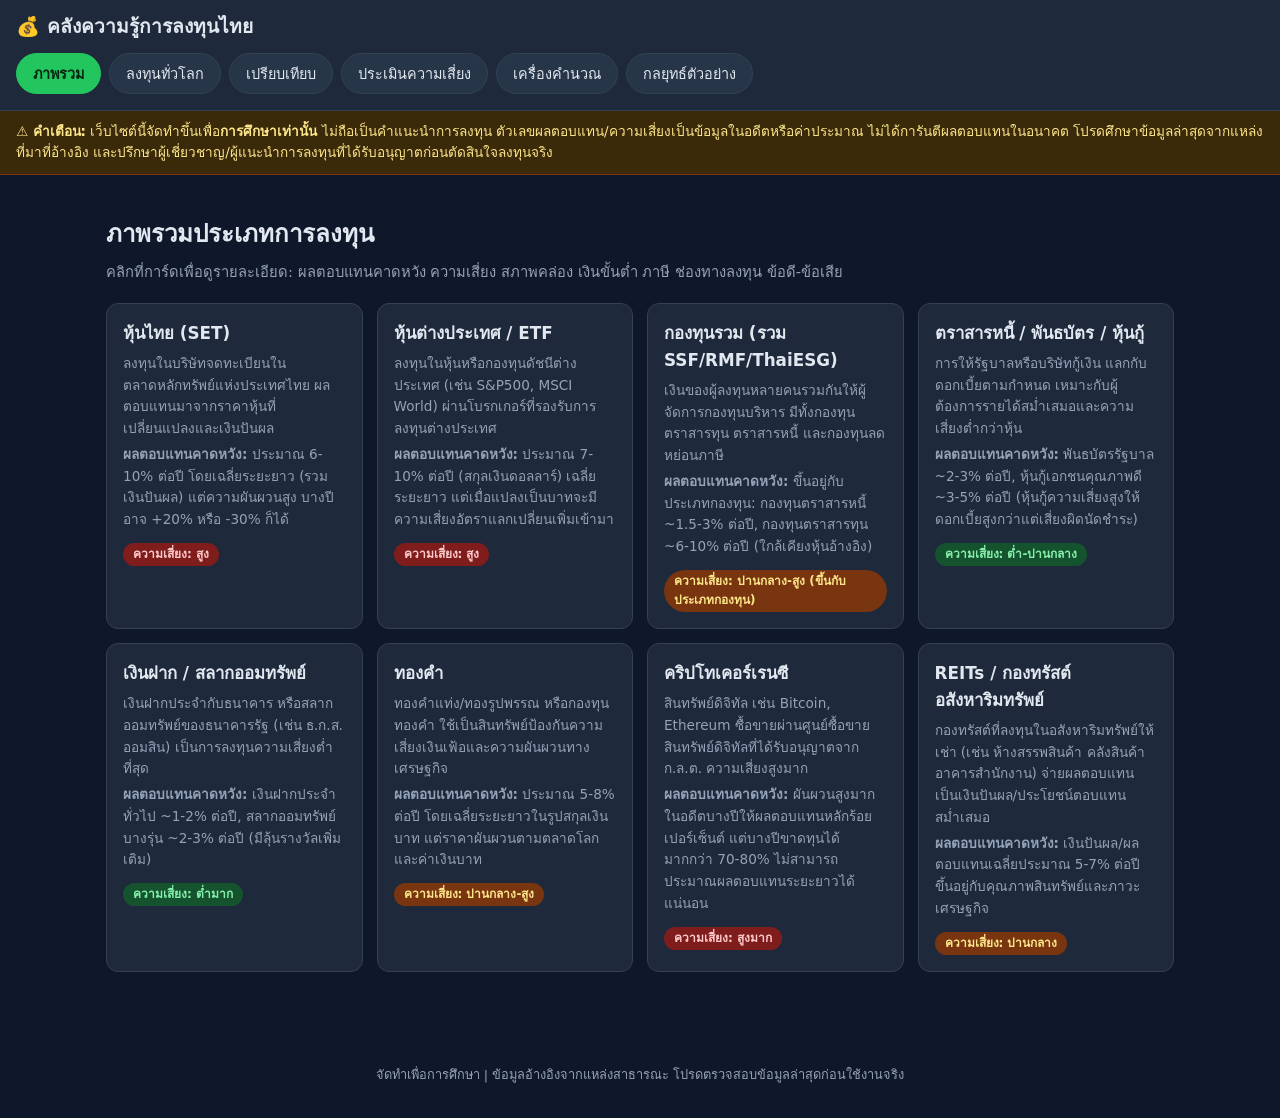
<file: workspace/invest-app/index.html>
<!DOCTYPE html>
<html lang="th">
<head>
<meta charset="UTF-8">
<meta name="viewport" content="width=device-width, initial-scale=1.0">
<title>คลังความรู้การลงทุนไทย — รวบรวมข้อมูล + ตัวช่วยวางกลยุทธ์</title>
<link rel="stylesheet" href="style.css">
</head>
<body>
<header class="site-header">
  <div class="brand">💰 คลังความรู้การลงทุนไทย</div>
  <nav class="tabs" id="tabs">
    <button class="tab-btn active" data-tab="overview">ภาพรวม</button>
    <button class="tab-btn" data-tab="global">ลงทุนทั่วโลก</button>
    <button class="tab-btn" data-tab="compare">เปรียบเทียบ</button>
    <button class="tab-btn" data-tab="risk">ประเมินความเสี่ยง</button>
    <button class="tab-btn" data-tab="calc">เครื่องคำนวณ</button>
    <button class="tab-btn" data-tab="strategies">กลยุทธ์ตัวอย่าง</button>
  </nav>
</header>

<div class="disclaimer">
  ⚠️ <strong>คำเตือน:</strong> เว็บไซต์นี้จัดทำขึ้นเพื่อ<strong>การศึกษาเท่านั้น</strong> ไม่ถือเป็นคำแนะนำการลงทุน
  ตัวเลขผลตอบแทน/ความเสี่ยงเป็นข้อมูลในอดีตหรือค่าประมาณ ไม่ได้การันตีผลตอบแทนในอนาคต
  โปรดศึกษาข้อมูลล่าสุดจากแหล่งที่มาที่อ้างอิง และปรึกษาผู้เชี่ยวชาญ/ผู้แนะนำการลงทุนที่ได้รับอนุญาตก่อนตัดสินใจลงทุนจริง
</div>

<main id="app">

  <section id="tab-overview" class="tab-panel active">
    <h1>ภาพรวมประเภทการลงทุน</h1>
    <p class="sub">คลิกที่การ์ดเพื่อดูรายละเอียด: ผลตอบแทนคาดหวัง ความเสี่ยง สภาพคล่อง เงินขั้นต่ำ ภาษี ช่องทางลงทุน ข้อดี-ข้อเสีย</p>
    <div id="cards" class="card-grid"></div>
  </section>

  <section id="tab-global" class="tab-panel">
    <h1>ลงทุนทั่วโลก</h1>
    <p class="sub">รวบรวมสินทรัพย์ลงทุนต่างประเทศแยกตามภูมิภาค/ประเภท สำหรับผู้ที่ต้องการกระจายความเสี่ยงออกจากตลาดไทย คลิกที่การ์ดเพื่อดูรายละเอียด</p>
    <div id="globalCards" class="card-grid"></div>
  </section>

  <section id="tab-compare" class="tab-panel">
    <h1>เปรียบเทียบประเภทการลงทุน</h1>
    <p class="sub">รวมทั้งการลงทุนในไทยและต่างประเทศ</p>
    <div class="chart-wrap">
      <h3>ความเสี่ยง vs ผลตอบแทนคาดหวัง (โดยประมาณ)</h3>
      <canvas id="riskReturnChart" width="800" height="460"></canvas>
    </div>
    <div class="table-wrap">
      <table id="compareTable">
        <thead>
          <tr>
            <th>ประเภท</th><th>ผลตอบแทนคาดหวัง</th><th>ความเสี่ยง</th><th>สภาพคล่อง</th><th>เงินขั้นต่ำ</th><th>สิทธิภาษี</th>
          </tr>
        </thead>
        <tbody></tbody>
      </table>
    </div>
  </section>

  <section id="tab-risk" class="tab-panel">
    <h1>แบบประเมินความเสี่ยงที่รับได้ &amp; สัดส่วนพอร์ตที่แนะนำ</h1>
    <form id="riskForm" class="quiz"></form>
    <div id="riskResult" class="result-box hidden"></div>
  </section>

  <section id="tab-calc" class="tab-panel">
    <h1>เครื่องคำนวณการลงทุน</h1>

    <div class="calc-card">
      <h2>1) DCA (ลงทุนสม่ำเสมอทุกเดือน)</h2>
      <div class="calc-grid">
        <label>เงินลงทุนต่อเดือน (บาท)
          <input type="number" id="dcaMonthly" value="5000" min="0" step="100">
        </label>
        <label>ผลตอบแทนคาดหวังต่อปี (%)
          <input type="number" id="dcaReturn" value="8" min="-50" max="100" step="0.1">
        </label>
        <label>ระยะเวลา (ปี)
          <input type="number" id="dcaYears" value="10" min="1" max="60" step="1">
        </label>
      </div>
      <button type="button" id="dcaBtn" class="btn-primary">คำนวณ</button>
      <div id="dcaResult" class="result-box hidden"></div>
    </div>

    <div class="calc-card">
      <h2>2) ดอกเบี้ยทบต้น (เงินก้อนเดียว)</h2>
      <div class="calc-grid">
        <label>เงินต้น (บาท)
          <input type="number" id="ciPrincipal" value="100000" min="0" step="1000">
        </label>
        <label>ผลตอบแทนต่อปี (%)
          <input type="number" id="ciReturn" value="8" min="-50" max="100" step="0.1">
        </label>
        <label>ระยะเวลา (ปี)
          <input type="number" id="ciYears" value="10" min="1" max="60" step="1">
        </label>
        <label>ทบต้นกี่ครั้งต่อปี
          <select id="ciFreq">
            <option value="1">ปีละ 1 ครั้ง</option>
            <option value="12" selected>รายเดือน (12)</option>
            <option value="365">รายวัน (365)</option>
          </select>
        </label>
      </div>
      <button type="button" id="ciBtn" class="btn-primary">คำนวณ</button>
      <div id="ciResult" class="result-box hidden"></div>
    </div>

    <div class="calc-card">
      <h2>3) เป้าหมายเกษียณ / เป้าหมายเงินก้อน</h2>
      <div class="calc-grid">
        <label>เงินเป้าหมายที่ต้องการ (บาท)
          <input type="number" id="goalTarget" value="3000000" min="0" step="10000">
        </label>
        <label>เงินก้อนที่มีอยู่แล้ว (บาท)
          <input type="number" id="goalStart" value="0" min="0" step="1000">
        </label>
        <label>ผลตอบแทนคาดหวังต่อปี (%)
          <input type="number" id="goalReturn" value="8" min="-50" max="100" step="0.1">
        </label>
        <label>ระยะเวลา (ปี)
          <input type="number" id="goalYears" value="15" min="1" max="60" step="1">
        </label>
      </div>
      <button type="button" id="goalBtn" class="btn-primary">คำนวณเงินที่ต้องลงทุนต่อเดือน</button>
      <div id="goalResult" class="result-box hidden"></div>
    </div>

    <div class="calc-card">
      <h2>4) กำไร/ขาดทุนจากการซื้อขาย (รวมค่าธรรมเนียม)</h2>
      <div class="calc-grid">
        <label>ราคาซื้อต่อหน่วย
          <input type="number" id="tradeBuyPrice" value="100" min="0" step="0.01">
        </label>
        <label>ราคาขายต่อหน่วย
          <input type="number" id="tradeSellPrice" value="110" min="0" step="0.01">
        </label>
        <label>จำนวนหน่วย
          <input type="number" id="tradeQty" value="100" min="0" step="1">
        </label>
        <label>ค่าธรรมเนียมซื้อ+ขายรวม (%)
          <input type="number" id="tradeFeePct" value="0.2" min="0" max="20" step="0.01">
        </label>
      </div>
      <button type="button" id="tradeBtn" class="btn-primary">คำนวณกำไร/ขาดทุน</button>
      <div id="tradeResult" class="result-box hidden"></div>
    </div>

    <div class="calc-card">
      <h2>5) Position Sizing (ขนาดการลงทุนตามความเสี่ยงที่รับได้)</h2>
      <div class="calc-grid">
        <label>เงินทุนทั้งหมด (บาท)
          <input type="number" id="posCapital" value="100000" min="0" step="1000">
        </label>
        <label>ความเสี่ยงที่รับได้ต่อครั้ง (%)
          <input type="number" id="posRiskPct" value="1" min="0.1" max="100" step="0.1">
        </label>
        <label>ราคาเข้าซื้อต่อหน่วย
          <input type="number" id="posEntry" value="50" min="0" step="0.01">
        </label>
        <label>ราคาตัดขาดทุน (Stop Loss) ต่อหน่วย
          <input type="number" id="posStop" value="45" min="0" step="0.01">
        </label>
      </div>
      <button type="button" id="posBtn" class="btn-primary">คำนวณจำนวนหน่วยที่ควรซื้อ</button>
      <div id="posResult" class="result-box hidden"></div>
    </div>

    <div class="calc-card">
      <h2>6) ผลตอบแทนเงินปันผล (Dividend Yield)</h2>
      <div class="calc-grid">
        <label>ราคาต่อหน่วยที่ซื้อ
          <input type="number" id="divPrice" value="50" min="0" step="0.01">
        </label>
        <label>เงินปันผลรวมต่อปีต่อหน่วย
          <input type="number" id="divPerShare" value="2" min="0" step="0.01">
        </label>
        <label>จำนวนหน่วยที่ถือ
          <input type="number" id="divQty" value="1000" min="0" step="1">
        </label>
      </div>
      <button type="button" id="divBtn" class="btn-primary">คำนวณผลตอบแทนปันผล</button>
      <div id="divResult" class="result-box hidden"></div>
    </div>

    <div class="calc-card">
      <h2>7) แปลงสกุลเงิน (โดยประมาณ สำหรับลงทุนต่างประเทศ)</h2>
      <div class="calc-grid">
        <label>จำนวนเงิน
          <input type="number" id="fxAmount" value="10000" min="0" step="100">
        </label>
        <label>จาก
          <select id="fxFrom">
            <option value="THB">บาท (THB)</option>
            <option value="USD">ดอลลาร์สหรัฐ (USD)</option>
            <option value="EUR">ยูโร (EUR)</option>
            <option value="JPY">เยนญี่ปุ่น (JPY)</option>
          </select>
        </label>
        <label>เป็น
          <select id="fxTo">
            <option value="USD">ดอลลาร์สหรัฐ (USD)</option>
            <option value="THB">บาท (THB)</option>
            <option value="EUR">ยูโร (EUR)</option>
            <option value="JPY">เยนญี่ปุ่น (JPY)</option>
          </select>
        </label>
      </div>
      <button type="button" id="fxBtn" class="btn-primary">แปลงสกุลเงิน</button>
      <div id="fxResult" class="result-box hidden"></div>
      <p class="source-note">⚠️ ใช้อัตราแลกเปลี่ยนโดยประมาณคงที่เพื่อการศึกษาเท่านั้น อัตราจริงเปลี่ยนแปลงทุกวัน โปรดตรวจสอบอัตราล่าสุดก่อนทำธุรกรรมจริง</p>
    </div>

    <div class="calc-card">
      <h2>8) เงินเฟ้อกัดกร่อนมูลค่าเงิน (Inflation Impact)</h2>
      <div class="calc-grid">
        <label>มูลค่าเงินปัจจุบัน (บาท)
          <input type="number" id="infAmount" value="100000" min="0" step="1000">
        </label>
        <label>อัตราเงินเฟ้อเฉลี่ยต่อปี (%)
          <input type="number" id="infRate" value="3" min="0" max="50" step="0.1">
        </label>
        <label>ระยะเวลา (ปี)
          <input type="number" id="infYears" value="10" min="1" max="60" step="1">
        </label>
      </div>
      <button type="button" id="infBtn" class="btn-primary">คำนวณมูลค่าที่แท้จริง</button>
      <div id="infResult" class="result-box hidden"></div>
    </div>
  </section>

  <section id="tab-strategies" class="tab-panel">
    <h1>กลยุทธ์การลงทุนตัวอย่าง 3 แบบ</h1>
    <p class="sub">ตัวอย่างเพื่อการศึกษา ไม่ใช่คำแนะนำเฉพาะบุคคล ควรปรับตามสถานการณ์และความเสี่ยงที่รับได้ของตนเอง</p>
    <div id="strategies" class="strategy-grid"></div>
  </section>

</main>

<div id="detailModal" class="modal hidden">
  <div class="modal-content">
    <button class="modal-close" id="modalClose">✕</button>
    <div id="modalBody"></div>
  </div>
</div>

<footer class="site-footer">
  <p>จัดทำเพื่อการศึกษา | ข้อมูลอ้างอิงจากแหล่งสาธารณะ โปรดตรวจสอบข้อมูลล่าสุดก่อนใช้งานจริง</p>
</footer>

<script src="app.js"></script>
</body>
</html>
</file>
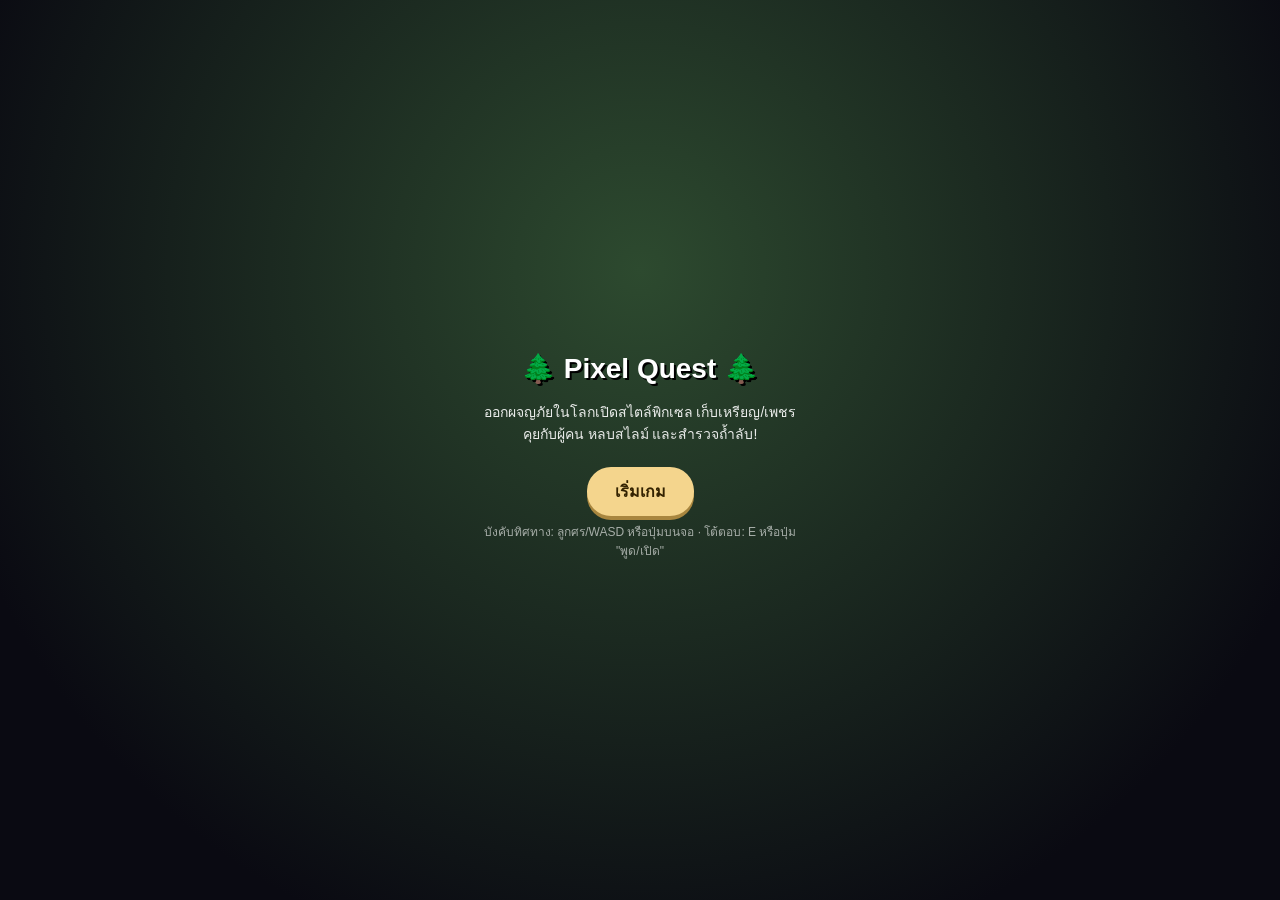
<file: workspace/pmwkxe8x4/index.html>
<!DOCTYPE html>
<html lang="th">
<head>
<meta charset="UTF-8">
<meta name="viewport" content="width=device-width, initial-scale=1, maximum-scale=1, user-scalable=no, viewport-fit=cover">
<title>Pixel Quest - โลกเปิด</title>
<link rel="stylesheet" href="style.css">
</head>
<body>
  <div id="game-wrap">
    <canvas id="game"></canvas>

    <div id="hud">
      <div id="hearts"></div>
      <div id="stats">
        <span id="coinCount">🟡 0</span>
        <span id="gemCount">💎 0</span>
      </div>
    </div>

    <div id="dialog" class="hidden">
      <div id="dialogName"></div>
      <div id="dialogText"></div>
      <div id="dialogHint">แตะ/กด E เพื่อปิด</div>
    </div>

    <div id="toast" class="hidden"></div>

    <div id="controls">
      <div id="dpad">
        <button class="dbtn" id="btnUp">▲</button>
        <button class="dbtn" id="btnLeft">◀</button>
        <button class="dbtn" id="btnDown">▼</button>
        <button class="dbtn" id="btnRight">▶</button>
      </div>
      <button id="btnAction">พูด/เปิด</button>
    </div>

    <div id="startScreen">
      <h1>🌲 Pixel Quest 🌲</h1>
      <p>ออกผจญภัยในโลกเปิดสไตล์พิกเซล เก็บเหรียญ/เพชร คุยกับผู้คน หลบสไลม์ และสำรวจถ้ำลับ!</p>
      <button id="btnStart">เริ่มเกม</button>
      <p class="hint">บังคับทิศทาง: ลูกศร/WASD หรือปุ่มบนจอ · โต้ตอบ: E หรือปุ่ม "พูด/เปิด"</p>
    </div>
  </div>

  <script src="app.js"></script>
</body>
</html>
</file>
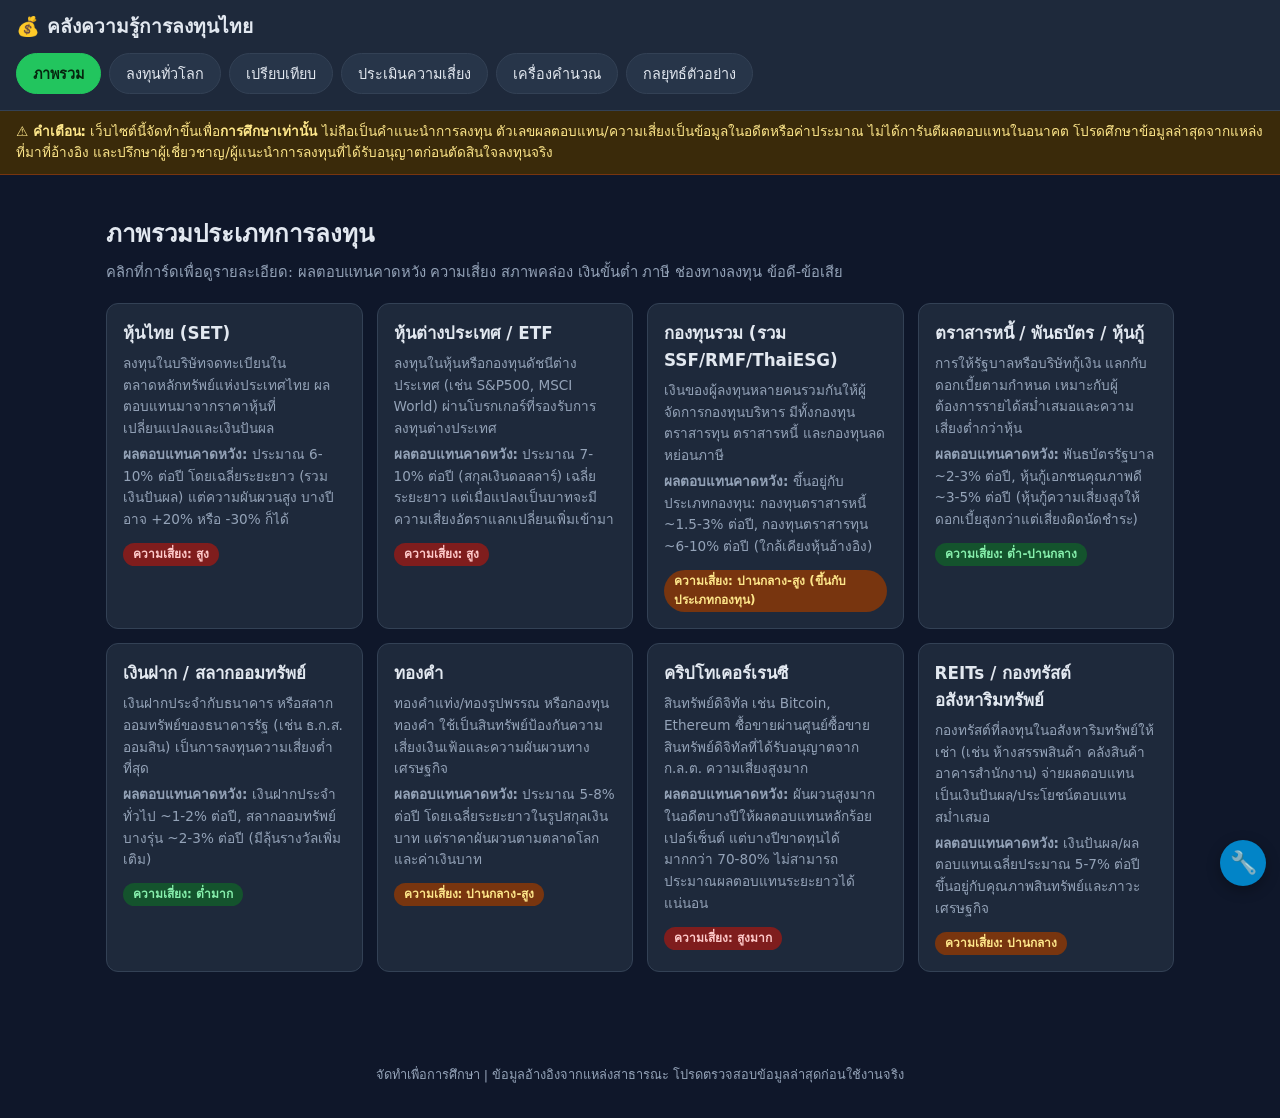
<file: docs/workspace/invest-app/index.html>
<!DOCTYPE html>
<html lang="th">
<head>
<meta charset="UTF-8">
<meta name="viewport" content="width=device-width, initial-scale=1.0">
<title>คลังความรู้การลงทุนไทย — รวบรวมข้อมูล + ตัวช่วยวางกลยุทธ์</title>
<link rel="stylesheet" href="style.css">
</head>
<body>
<header class="site-header">
  <div class="brand">💰 คลังความรู้การลงทุนไทย</div>
  <nav class="tabs" id="tabs">
    <button class="tab-btn active" data-tab="overview">ภาพรวม</button>
    <button class="tab-btn" data-tab="global">ลงทุนทั่วโลก</button>
    <button class="tab-btn" data-tab="compare">เปรียบเทียบ</button>
    <button class="tab-btn" data-tab="risk">ประเมินความเสี่ยง</button>
    <button class="tab-btn" data-tab="calc">เครื่องคำนวณ</button>
    <button class="tab-btn" data-tab="strategies">กลยุทธ์ตัวอย่าง</button>
  </nav>
</header>

<div class="disclaimer">
  ⚠️ <strong>คำเตือน:</strong> เว็บไซต์นี้จัดทำขึ้นเพื่อ<strong>การศึกษาเท่านั้น</strong> ไม่ถือเป็นคำแนะนำการลงทุน
  ตัวเลขผลตอบแทน/ความเสี่ยงเป็นข้อมูลในอดีตหรือค่าประมาณ ไม่ได้การันตีผลตอบแทนในอนาคต
  โปรดศึกษาข้อมูลล่าสุดจากแหล่งที่มาที่อ้างอิง และปรึกษาผู้เชี่ยวชาญ/ผู้แนะนำการลงทุนที่ได้รับอนุญาตก่อนตัดสินใจลงทุนจริง
</div>

<main id="app">

  <section id="tab-overview" class="tab-panel active">
    <h1>ภาพรวมประเภทการลงทุน</h1>
    <p class="sub">คลิกที่การ์ดเพื่อดูรายละเอียด: ผลตอบแทนคาดหวัง ความเสี่ยง สภาพคล่อง เงินขั้นต่ำ ภาษี ช่องทางลงทุน ข้อดี-ข้อเสีย</p>
    <div id="cards" class="card-grid"></div>
  </section>

  <section id="tab-global" class="tab-panel">
    <h1>ลงทุนทั่วโลก</h1>
    <p class="sub">รวบรวมสินทรัพย์ลงทุนต่างประเทศแยกตามภูมิภาค/ประเภท สำหรับผู้ที่ต้องการกระจายความเสี่ยงออกจากตลาดไทย คลิกที่การ์ดเพื่อดูรายละเอียด</p>
    <div id="globalCards" class="card-grid"></div>
  </section>

  <section id="tab-compare" class="tab-panel">
    <h1>เปรียบเทียบประเภทการลงทุน</h1>
    <p class="sub">รวมทั้งการลงทุนในไทยและต่างประเทศ</p>
    <div class="chart-wrap">
      <h3>ความเสี่ยง vs ผลตอบแทนคาดหวัง (โดยประมาณ)</h3>
      <canvas id="riskReturnChart" width="800" height="460"></canvas>
    </div>
    <div class="table-wrap">
      <table id="compareTable">
        <thead>
          <tr>
            <th>ประเภท</th><th>ผลตอบแทนคาดหวัง</th><th>ความเสี่ยง</th><th>สภาพคล่อง</th><th>เงินขั้นต่ำ</th><th>สิทธิภาษี</th>
          </tr>
        </thead>
        <tbody></tbody>
      </table>
    </div>
  </section>

  <section id="tab-risk" class="tab-panel">
    <h1>แบบประเมินความเสี่ยงที่รับได้ &amp; สัดส่วนพอร์ตที่แนะนำ</h1>
    <form id="riskForm" class="quiz"></form>
    <div id="riskResult" class="result-box hidden"></div>
  </section>

  <section id="tab-calc" class="tab-panel">
    <h1>เครื่องคำนวณการลงทุน</h1>

    <div class="calc-card">
      <h2>1) DCA (ลงทุนสม่ำเสมอทุกเดือน)</h2>
      <div class="calc-grid">
        <label>เงินลงทุนต่อเดือน (บาท)
          <input type="number" id="dcaMonthly" value="5000" min="0" step="100">
        </label>
        <label>ผลตอบแทนคาดหวังต่อปี (%)
          <input type="number" id="dcaReturn" value="8" min="-50" max="100" step="0.1">
        </label>
        <label>ระยะเวลา (ปี)
          <input type="number" id="dcaYears" value="10" min="1" max="60" step="1">
        </label>
      </div>
      <button type="button" id="dcaBtn" class="btn-primary">คำนวณ</button>
      <div id="dcaResult" class="result-box hidden"></div>
    </div>

    <div class="calc-card">
      <h2>2) ดอกเบี้ยทบต้น (เงินก้อนเดียว)</h2>
      <div class="calc-grid">
        <label>เงินต้น (บาท)
          <input type="number" id="ciPrincipal" value="100000" min="0" step="1000">
        </label>
        <label>ผลตอบแทนต่อปี (%)
          <input type="number" id="ciReturn" value="8" min="-50" max="100" step="0.1">
        </label>
        <label>ระยะเวลา (ปี)
          <input type="number" id="ciYears" value="10" min="1" max="60" step="1">
        </label>
        <label>ทบต้นกี่ครั้งต่อปี
          <select id="ciFreq">
            <option value="1">ปีละ 1 ครั้ง</option>
            <option value="12" selected>รายเดือน (12)</option>
            <option value="365">รายวัน (365)</option>
          </select>
        </label>
      </div>
      <button type="button" id="ciBtn" class="btn-primary">คำนวณ</button>
      <div id="ciResult" class="result-box hidden"></div>
    </div>

    <div class="calc-card">
      <h2>3) เป้าหมายเกษียณ / เป้าหมายเงินก้อน</h2>
      <div class="calc-grid">
        <label>เงินเป้าหมายที่ต้องการ (บาท)
          <input type="number" id="goalTarget" value="3000000" min="0" step="10000">
        </label>
        <label>เงินก้อนที่มีอยู่แล้ว (บาท)
          <input type="number" id="goalStart" value="0" min="0" step="1000">
        </label>
        <label>ผลตอบแทนคาดหวังต่อปี (%)
          <input type="number" id="goalReturn" value="8" min="-50" max="100" step="0.1">
        </label>
        <label>ระยะเวลา (ปี)
          <input type="number" id="goalYears" value="15" min="1" max="60" step="1">
        </label>
      </div>
      <button type="button" id="goalBtn" class="btn-primary">คำนวณเงินที่ต้องลงทุนต่อเดือน</button>
      <div id="goalResult" class="result-box hidden"></div>
    </div>

    <div class="calc-card">
      <h2>4) กำไร/ขาดทุนจากการซื้อขาย (รวมค่าธรรมเนียม)</h2>
      <div class="calc-grid">
        <label>ราคาซื้อต่อหน่วย
          <input type="number" id="tradeBuyPrice" value="100" min="0" step="0.01">
        </label>
        <label>ราคาขายต่อหน่วย
          <input type="number" id="tradeSellPrice" value="110" min="0" step="0.01">
        </label>
        <label>จำนวนหน่วย
          <input type="number" id="tradeQty" value="100" min="0" step="1">
        </label>
        <label>ค่าธรรมเนียมซื้อ+ขายรวม (%)
          <input type="number" id="tradeFeePct" value="0.2" min="0" max="20" step="0.01">
        </label>
      </div>
      <button type="button" id="tradeBtn" class="btn-primary">คำนวณกำไร/ขาดทุน</button>
      <div id="tradeResult" class="result-box hidden"></div>
    </div>

    <div class="calc-card">
      <h2>5) Position Sizing (ขนาดการลงทุนตามความเสี่ยงที่รับได้)</h2>
      <div class="calc-grid">
        <label>เงินทุนทั้งหมด (บาท)
          <input type="number" id="posCapital" value="100000" min="0" step="1000">
        </label>
        <label>ความเสี่ยงที่รับได้ต่อครั้ง (%)
          <input type="number" id="posRiskPct" value="1" min="0.1" max="100" step="0.1">
        </label>
        <label>ราคาเข้าซื้อต่อหน่วย
          <input type="number" id="posEntry" value="50" min="0" step="0.01">
        </label>
        <label>ราคาตัดขาดทุน (Stop Loss) ต่อหน่วย
          <input type="number" id="posStop" value="45" min="0" step="0.01">
        </label>
      </div>
      <button type="button" id="posBtn" class="btn-primary">คำนวณจำนวนหน่วยที่ควรซื้อ</button>
      <div id="posResult" class="result-box hidden"></div>
    </div>

    <div class="calc-card">
      <h2>6) ผลตอบแทนเงินปันผล (Dividend Yield)</h2>
      <div class="calc-grid">
        <label>ราคาต่อหน่วยที่ซื้อ
          <input type="number" id="divPrice" value="50" min="0" step="0.01">
        </label>
        <label>เงินปันผลรวมต่อปีต่อหน่วย
          <input type="number" id="divPerShare" value="2" min="0" step="0.01">
        </label>
        <label>จำนวนหน่วยที่ถือ
          <input type="number" id="divQty" value="1000" min="0" step="1">
        </label>
      </div>
      <button type="button" id="divBtn" class="btn-primary">คำนวณผลตอบแทนปันผล</button>
      <div id="divResult" class="result-box hidden"></div>
    </div>

    <div class="calc-card">
      <h2>7) แปลงสกุลเงิน (โดยประมาณ สำหรับลงทุนต่างประเทศ)</h2>
      <div class="calc-grid">
        <label>จำนวนเงิน
          <input type="number" id="fxAmount" value="10000" min="0" step="100">
        </label>
        <label>จาก
          <select id="fxFrom">
            <option value="THB">บาท (THB)</option>
            <option value="USD">ดอลลาร์สหรัฐ (USD)</option>
            <option value="EUR">ยูโร (EUR)</option>
            <option value="JPY">เยนญี่ปุ่น (JPY)</option>
          </select>
        </label>
        <label>เป็น
          <select id="fxTo">
            <option value="USD">ดอลลาร์สหรัฐ (USD)</option>
            <option value="THB">บาท (THB)</option>
            <option value="EUR">ยูโร (EUR)</option>
            <option value="JPY">เยนญี่ปุ่น (JPY)</option>
          </select>
        </label>
      </div>
      <button type="button" id="fxBtn" class="btn-primary">แปลงสกุลเงิน</button>
      <div id="fxResult" class="result-box hidden"></div>
      <p class="source-note">⚠️ ใช้อัตราแลกเปลี่ยนโดยประมาณคงที่เพื่อการศึกษาเท่านั้น อัตราจริงเปลี่ยนแปลงทุกวัน โปรดตรวจสอบอัตราล่าสุดก่อนทำธุรกรรมจริง</p>
    </div>

    <div class="calc-card">
      <h2>8) เงินเฟ้อกัดกร่อนมูลค่าเงิน (Inflation Impact)</h2>
      <div class="calc-grid">
        <label>มูลค่าเงินปัจจุบัน (บาท)
          <input type="number" id="infAmount" value="100000" min="0" step="1000">
        </label>
        <label>อัตราเงินเฟ้อเฉลี่ยต่อปี (%)
          <input type="number" id="infRate" value="3" min="0" max="50" step="0.1">
        </label>
        <label>ระยะเวลา (ปี)
          <input type="number" id="infYears" value="10" min="1" max="60" step="1">
        </label>
      </div>
      <button type="button" id="infBtn" class="btn-primary">คำนวณมูลค่าที่แท้จริง</button>
      <div id="infResult" class="result-box hidden"></div>
    </div>
  </section>

  <section id="tab-strategies" class="tab-panel">
    <h1>กลยุทธ์การลงทุนตัวอย่าง 3 แบบ</h1>
    <p class="sub">ตัวอย่างเพื่อการศึกษา ไม่ใช่คำแนะนำเฉพาะบุคคล ควรปรับตามสถานการณ์และความเสี่ยงที่รับได้ของตนเอง</p>
    <div id="strategies" class="strategy-grid"></div>
  </section>

</main>

<div id="detailModal" class="modal hidden">
  <div class="modal-content">
    <button class="modal-close" id="modalClose">✕</button>
    <div id="modalBody"></div>
  </div>
</div>

<footer class="site-footer">
  <p>จัดทำเพื่อการศึกษา | ข้อมูลอ้างอิงจากแหล่งสาธารณะ โปรดตรวจสอบข้อมูลล่าสุดก่อนใช้งานจริง</p>
</footer>

<script src="app.js"></script>
<script src="../../app-helper.js" data-app="invest-app" data-owner="pollycode1" data-repo="ai-autopilot"></script>
</body>
</html>
</file>
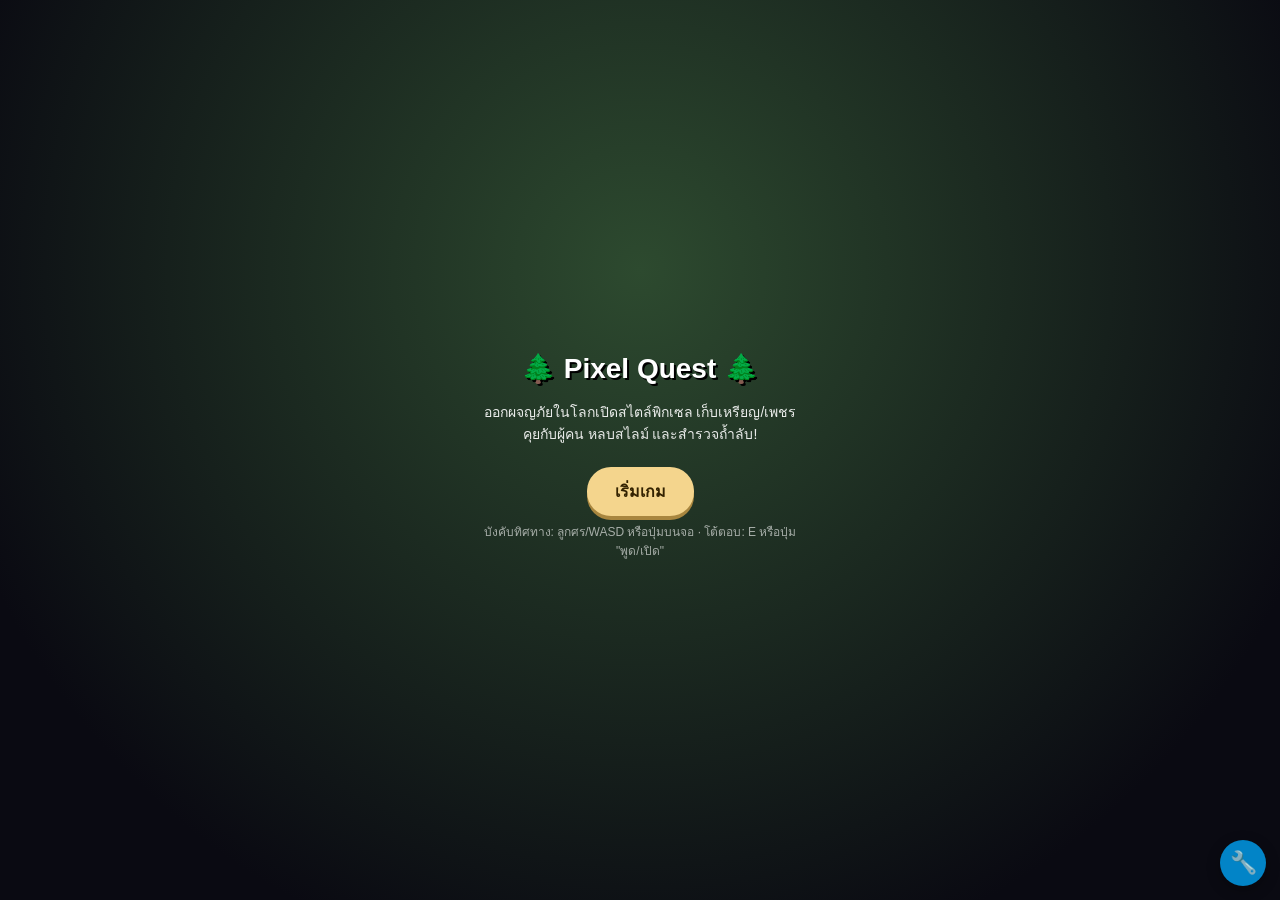
<file: docs/workspace/pmwkxe8x4/index.html>
<!DOCTYPE html>
<html lang="th">
<head>
<meta charset="UTF-8">
<meta name="viewport" content="width=device-width, initial-scale=1, maximum-scale=1, user-scalable=no, viewport-fit=cover">
<title>Pixel Quest - โลกเปิด</title>
<link rel="stylesheet" href="style.css">
</head>
<body>
  <div id="game-wrap">
    <canvas id="game"></canvas>

    <div id="hud">
      <div id="hearts"></div>
      <div id="stats">
        <span id="coinCount">🟡 0</span>
        <span id="gemCount">💎 0</span>
      </div>
    </div>

    <div id="dialog" class="hidden">
      <div id="dialogName"></div>
      <div id="dialogText"></div>
      <div id="dialogHint">แตะ/กด E เพื่อปิด</div>
    </div>

    <div id="toast" class="hidden"></div>

    <div id="controls">
      <div id="dpad">
        <button class="dbtn" id="btnUp">▲</button>
        <button class="dbtn" id="btnLeft">◀</button>
        <button class="dbtn" id="btnDown">▼</button>
        <button class="dbtn" id="btnRight">▶</button>
      </div>
      <button id="btnAction">พูด/เปิด</button>
    </div>

    <div id="startScreen">
      <h1>🌲 Pixel Quest 🌲</h1>
      <p>ออกผจญภัยในโลกเปิดสไตล์พิกเซล เก็บเหรียญ/เพชร คุยกับผู้คน หลบสไลม์ และสำรวจถ้ำลับ!</p>
      <button id="btnStart">เริ่มเกม</button>
      <p class="hint">บังคับทิศทาง: ลูกศร/WASD หรือปุ่มบนจอ · โต้ตอบ: E หรือปุ่ม "พูด/เปิด"</p>
    </div>
  </div>

  <script src="app.js"></script>
<script src="../../app-helper.js" data-app="pmwkxe8x4" data-owner="pollycode1" data-repo="ai-autopilot"></script>
</body>
</html>
</file>
<file: workspace/invest-app/style.css>
:root {
  --bg: #0f172a;
  --panel: #1e293b;
  --panel-light: #273549;
  --accent: #22c55e;
  --accent2: #38bdf8;
  --warn: #f59e0b;
  --danger: #ef4444;
  --text: #e2e8f0;
  --text-dim: #94a3b8;
  --border: #334155;
}

* { box-sizing: border-box; }

body {
  margin: 0;
  font-family: "Noto Sans Thai", "Segoe UI", system-ui, -apple-system, sans-serif;
  background: var(--bg);
  color: var(--text);
  line-height: 1.6;
}

.site-header {
  position: sticky;
  top: 0;
  z-index: 10;
  background: var(--panel);
  border-bottom: 1px solid var(--border);
  padding: 12px 16px;
}

.brand {
  font-size: 1.2rem;
  font-weight: 700;
  margin-bottom: 10px;
}

.tabs {
  display: flex;
  gap: 8px;
  overflow-x: auto;
  padding-bottom: 4px;
}

.tab-btn {
  flex: 0 0 auto;
  background: var(--panel-light);
  color: var(--text);
  border: 1px solid var(--border);
  border-radius: 999px;
  padding: 8px 16px;
  font-size: 0.9rem;
  cursor: pointer;
  white-space: nowrap;
}

.tab-btn.active {
  background: var(--accent);
  color: #06250f;
  border-color: var(--accent);
  font-weight: 700;
}

.disclaimer {
  background: #3a2a0a;
  color: #fde68a;
  border-bottom: 1px solid #78350f;
  padding: 10px 16px;
  font-size: 0.85rem;
}

main#app {
  max-width: 1100px;
  margin: 0 auto;
  padding: 20px 16px 60px;
}

.tab-panel { display: none; }
.tab-panel.active { display: block; }

h1 { font-size: 1.5rem; margin-bottom: 6px; }
h2 { font-size: 1.15rem; }
.sub { color: var(--text-dim); margin-top: 0; margin-bottom: 20px; font-size: 0.92rem; }

.card-grid {
  display: grid;
  grid-template-columns: repeat(auto-fill, minmax(240px, 1fr));
  gap: 14px;
}

.inv-card {
  background: var(--panel);
  border: 1px solid var(--border);
  border-radius: 12px;
  padding: 16px;
  cursor: pointer;
  transition: transform .12s, border-color .12s;
}
.inv-card:hover { transform: translateY(-2px); border-color: var(--accent2); }
.inv-card h3 { margin: 0 0 6px; font-size: 1.05rem; }
.region-tag {
  display: inline-block;
  font-size: 0.72rem;
  color: var(--accent2);
  background: rgba(56, 189, 248, 0.12);
  border: 1px solid rgba(56, 189, 248, 0.35);
  border-radius: 999px;
  padding: 2px 10px;
  margin-bottom: 8px;
}
.modal-content .region-tag { margin-bottom: 4px; }
.inv-card p { margin: 4px 0; font-size: 0.85rem; color: var(--text-dim); }
.badge {
  display: inline-block;
  font-size: 0.75rem;
  padding: 2px 10px;
  border-radius: 999px;
  margin-top: 8px;
  font-weight: 600;
}
.risk-1, .risk-2 { background: #14532d; color: #86efac; }
.risk-3 { background: #78350f; color: #fde68a; }
.risk-4, .risk-5 { background: #7f1d1d; color: #fecaca; }

.table-wrap { overflow-x: auto; margin-top: 24px; }
table { width: 100%; border-collapse: collapse; font-size: 0.88rem; }
th, td { border: 1px solid var(--border); padding: 8px 10px; text-align: left; vertical-align: top; }
th { background: var(--panel-light); }
tbody tr:nth-child(even) { background: rgba(255,255,255,0.02); }

.chart-wrap { background: var(--panel); border: 1px solid var(--border); border-radius: 12px; padding: 16px; }
.chart-wrap h3 { margin-top: 0; font-size: 1rem; color: var(--text-dim); }
canvas { max-width: 100%; height: auto; background: #0b1220; border-radius: 8px; }

.quiz { background: var(--panel); border: 1px solid var(--border); border-radius: 12px; padding: 18px; display: flex; flex-direction: column; gap: 18px; }
.quiz-q { display: flex; flex-direction: column; gap: 8px; }
.quiz-q > span.q-title { font-weight: 600; }
.quiz-q label { display: flex; align-items: center; gap: 8px; font-size: 0.92rem; cursor: pointer; }

.btn-primary {
  background: var(--accent);
  color: #06250f;
  border: none;
  border-radius: 8px;
  padding: 10px 20px;
  font-size: 0.95rem;
  font-weight: 700;
  cursor: pointer;
  margin-top: 10px;
}
.btn-primary:hover { background: #16a34a; }

.result-box {
  margin-top: 16px;
  background: var(--panel-light);
  border: 1px solid var(--accent2);
  border-radius: 10px;
  padding: 16px;
}
.hidden { display: none !important; }

.calc-card {
  background: var(--panel);
  border: 1px solid var(--border);
  border-radius: 12px;
  padding: 18px;
  margin-bottom: 20px;
}
.calc-grid {
  display: grid;
  grid-template-columns: repeat(auto-fit, minmax(180px, 1fr));
  gap: 12px;
  margin: 12px 0;
}
.calc-grid label { display: flex; flex-direction: column; font-size: 0.85rem; color: var(--text-dim); gap: 4px; }
input, select {
  background: #0b1220;
  color: var(--text);
  border: 1px solid var(--border);
  border-radius: 6px;
  padding: 8px 10px;
  font-size: 0.95rem;
}

.alloc-bars { display: flex; flex-direction: column; gap: 8px; margin-top: 10px; }
.alloc-row { display: flex; align-items: center; gap: 10px; font-size: 0.85rem; }
.alloc-row .label { width: 140px; flex: 0 0 140px; }
.alloc-row .bar-bg { flex: 1; background: #0b1220; border-radius: 6px; overflow: hidden; height: 18px; }
.alloc-row .bar-fill { height: 100%; background: var(--accent2); }
.alloc-row .pct { width: 44px; text-align: right; }

.strategy-grid { display: grid; grid-template-columns: repeat(auto-fit, minmax(280px, 1fr)); gap: 16px; }
.strategy-card { background: var(--panel); border: 1px solid var(--border); border-radius: 12px; padding: 18px; }
.strategy-card h2 { margin-top: 0; }
.strategy-card ul { padding-left: 20px; font-size: 0.9rem; }

.modal {
  position: fixed; inset: 0; background: rgba(0,0,0,0.6);
  display: flex; align-items: center; justify-content: center; padding: 16px; z-index: 50;
}
.modal.hidden { display: none; }
.modal-content {
  background: var(--panel); border: 1px solid var(--border); border-radius: 12px;
  max-width: 600px; width: 100%; max-height: 85vh; overflow-y: auto; padding: 24px; position: relative;
}
.modal-close {
  position: absolute; top: 12px; right: 12px; background: var(--panel-light); border: 1px solid var(--border);
  color: var(--text); border-radius: 50%; width: 32px; height: 32px; cursor: pointer; font-size: 1rem;
}
.modal-content h2 { margin-top: 0; }
.modal-content .source-note { font-size: 0.78rem; color: var(--text-dim); margin-top: 16px; border-top: 1px solid var(--border); padding-top: 10px; }

.site-footer { text-align: center; padding: 20px; color: var(--text-dim); font-size: 0.8rem; }

@media (max-width: 600px) {
  .brand { font-size: 1.05rem; }
  h1 { font-size: 1.25rem; }
  th, td { font-size: 0.78rem; padding: 6px; }
  .alloc-row .label { width: 100px; flex: 0 0 100px; }
}
</file>
<file: workspace/pmwkxe8x4/style.css>
* { box-sizing: border-box; }
html, body {
  margin: 0;
  padding: 0;
  width: 100%;
  height: 100%;
  background: #0a0a12;
  overflow: hidden;
  font-family: "Trebuchet MS", "Tahoma", sans-serif;
  -webkit-tap-highlight-color: transparent;
  user-select: none;
}

#game-wrap {
  position: fixed;
  inset: 0;
  display: flex;
  align-items: center;
  justify-content: center;
  background: #0a0a12;
  touch-action: none;
}

#game {
  image-rendering: pixelated;
  image-rendering: -moz-crisp-edges;
  image-rendering: crisp-edges;
  background: #1c1c28;
  width: 100%;
  height: 100%;
  max-width: 100vw;
  max-height: 100vh;
  object-fit: contain;
}

#hud {
  position: absolute;
  top: env(safe-area-inset-top, 8px);
  left: 10px;
  right: 10px;
  display: flex;
  justify-content: space-between;
  align-items: flex-start;
  pointer-events: none;
  font-size: 18px;
  color: #fff;
  text-shadow: 2px 2px 0 #000, -1px -1px 0 #000;
}

#hearts {
  display: flex;
  gap: 4px;
  font-size: 22px;
  filter: drop-shadow(1px 1px 0 #000);
}

#stats {
  display: flex;
  gap: 12px;
  background: rgba(0,0,0,0.35);
  padding: 4px 10px;
  border-radius: 10px;
}

#dialog {
  position: absolute;
  left: 4%;
  right: 4%;
  bottom: 175px;
  background: #1c1c28e6;
  border: 3px solid #f4d58d;
  border-radius: 10px;
  padding: 10px 14px;
  color: #fff;
  font-size: 15px;
  line-height: 1.4;
}
#dialog #dialogName {
  color: #f4d58d;
  font-weight: bold;
  margin-bottom: 4px;
}
#dialog #dialogHint {
  margin-top: 6px;
  font-size: 11px;
  opacity: 0.7;
  text-align: right;
}

#toast {
  position: absolute;
  top: 50px;
  left: 50%;
  transform: translateX(-50%);
  background: rgba(0,0,0,0.55);
  color: #fff;
  padding: 6px 14px;
  border-radius: 20px;
  font-size: 14px;
  pointer-events: none;
  transition: opacity 0.3s;
}

.hidden { display: none !important; }

#controls {
  position: absolute;
  bottom: env(safe-area-inset-bottom, 14px);
  left: 0;
  right: 0;
  display: flex;
  justify-content: space-between;
  align-items: center;
  padding: 0 16px;
  pointer-events: none;
}

#dpad {
  position: relative;
  width: 140px;
  height: 140px;
  display: grid;
  grid-template-columns: 44px 44px 44px;
  grid-template-rows: 44px 44px 44px;
  gap: 2px;
  pointer-events: auto;
}
#btnUp { grid-column: 2; grid-row: 1; }
#btnLeft { grid-column: 1; grid-row: 2; }
#btnDown { grid-column: 2; grid-row: 2; }
#btnRight { grid-column: 3; grid-row: 2; }

.dbtn, #btnAction {
  background: rgba(255,255,255,0.18);
  border: 2px solid rgba(255,255,255,0.4);
  color: #fff;
  font-size: 18px;
  border-radius: 10px;
  touch-action: none;
  -webkit-user-select: none;
}
.dbtn:active, #btnAction:active {
  background: rgba(255,255,255,0.4);
}

#btnAction {
  pointer-events: auto;
  width: 110px;
  height: 64px;
  border-radius: 50%;
  font-size: 14px;
  margin-bottom: 20px;
}

#startScreen {
  position: absolute;
  inset: 0;
  background: radial-gradient(circle at 50% 30%, #2d4a2f, #0a0a12 80%);
  color: #fff;
  display: flex;
  flex-direction: column;
  align-items: center;
  justify-content: center;
  text-align: center;
  padding: 24px;
  z-index: 20;
}
#startScreen h1 {
  font-size: 28px;
  margin-bottom: 10px;
  text-shadow: 2px 2px 0 #000;
}
#startScreen p {
  max-width: 320px;
  font-size: 14px;
  opacity: 0.9;
  margin: 6px 0;
}
#startScreen .hint {
  font-size: 12px;
  opacity: 0.6;
}
#startScreen button {
  margin-top: 16px;
  padding: 12px 28px;
  font-size: 16px;
  background: #f4d58d;
  border: none;
  border-radius: 24px;
  color: #332200;
  font-weight: bold;
  box-shadow: 0 4px 0 #a8863f;
}
#startScreen button:active {
  transform: translateY(2px);
  box-shadow: 0 2px 0 #a8863f;
}

@media (min-width: 700px) {
  #dpad { width: 170px; height: 170px; grid-template-columns: 54px 54px 54px; grid-template-rows: 54px 54px 54px; }
  #btnAction { width: 130px; height: 74px; }
}
</file>
<file: docs/workspace/invest-app/style.css>
:root {
  --bg: #0f172a;
  --panel: #1e293b;
  --panel-light: #273549;
  --accent: #22c55e;
  --accent2: #38bdf8;
  --warn: #f59e0b;
  --danger: #ef4444;
  --text: #e2e8f0;
  --text-dim: #94a3b8;
  --border: #334155;
}

* { box-sizing: border-box; }

body {
  margin: 0;
  font-family: "Noto Sans Thai", "Segoe UI", system-ui, -apple-system, sans-serif;
  background: var(--bg);
  color: var(--text);
  line-height: 1.6;
}

.site-header {
  position: sticky;
  top: 0;
  z-index: 10;
  background: var(--panel);
  border-bottom: 1px solid var(--border);
  padding: 12px 16px;
}

.brand {
  font-size: 1.2rem;
  font-weight: 700;
  margin-bottom: 10px;
}

.tabs {
  display: flex;
  gap: 8px;
  overflow-x: auto;
  padding-bottom: 4px;
}

.tab-btn {
  flex: 0 0 auto;
  background: var(--panel-light);
  color: var(--text);
  border: 1px solid var(--border);
  border-radius: 999px;
  padding: 8px 16px;
  font-size: 0.9rem;
  cursor: pointer;
  white-space: nowrap;
}

.tab-btn.active {
  background: var(--accent);
  color: #06250f;
  border-color: var(--accent);
  font-weight: 700;
}

.disclaimer {
  background: #3a2a0a;
  color: #fde68a;
  border-bottom: 1px solid #78350f;
  padding: 10px 16px;
  font-size: 0.85rem;
}

main#app {
  max-width: 1100px;
  margin: 0 auto;
  padding: 20px 16px 60px;
}

.tab-panel { display: none; }
.tab-panel.active { display: block; }

h1 { font-size: 1.5rem; margin-bottom: 6px; }
h2 { font-size: 1.15rem; }
.sub { color: var(--text-dim); margin-top: 0; margin-bottom: 20px; font-size: 0.92rem; }

.card-grid {
  display: grid;
  grid-template-columns: repeat(auto-fill, minmax(240px, 1fr));
  gap: 14px;
}

.inv-card {
  background: var(--panel);
  border: 1px solid var(--border);
  border-radius: 12px;
  padding: 16px;
  cursor: pointer;
  transition: transform .12s, border-color .12s;
}
.inv-card:hover { transform: translateY(-2px); border-color: var(--accent2); }
.inv-card h3 { margin: 0 0 6px; font-size: 1.05rem; }
.region-tag {
  display: inline-block;
  font-size: 0.72rem;
  color: var(--accent2);
  background: rgba(56, 189, 248, 0.12);
  border: 1px solid rgba(56, 189, 248, 0.35);
  border-radius: 999px;
  padding: 2px 10px;
  margin-bottom: 8px;
}
.modal-content .region-tag { margin-bottom: 4px; }
.inv-card p { margin: 4px 0; font-size: 0.85rem; color: var(--text-dim); }
.badge {
  display: inline-block;
  font-size: 0.75rem;
  padding: 2px 10px;
  border-radius: 999px;
  margin-top: 8px;
  font-weight: 600;
}
.risk-1, .risk-2 { background: #14532d; color: #86efac; }
.risk-3 { background: #78350f; color: #fde68a; }
.risk-4, .risk-5 { background: #7f1d1d; color: #fecaca; }

.table-wrap { overflow-x: auto; margin-top: 24px; }
table { width: 100%; border-collapse: collapse; font-size: 0.88rem; }
th, td { border: 1px solid var(--border); padding: 8px 10px; text-align: left; vertical-align: top; }
th { background: var(--panel-light); }
tbody tr:nth-child(even) { background: rgba(255,255,255,0.02); }

.chart-wrap { background: var(--panel); border: 1px solid var(--border); border-radius: 12px; padding: 16px; }
.chart-wrap h3 { margin-top: 0; font-size: 1rem; color: var(--text-dim); }
canvas { max-width: 100%; height: auto; background: #0b1220; border-radius: 8px; }

.quiz { background: var(--panel); border: 1px solid var(--border); border-radius: 12px; padding: 18px; display: flex; flex-direction: column; gap: 18px; }
.quiz-q { display: flex; flex-direction: column; gap: 8px; }
.quiz-q > span.q-title { font-weight: 600; }
.quiz-q label { display: flex; align-items: center; gap: 8px; font-size: 0.92rem; cursor: pointer; }

.btn-primary {
  background: var(--accent);
  color: #06250f;
  border: none;
  border-radius: 8px;
  padding: 10px 20px;
  font-size: 0.95rem;
  font-weight: 700;
  cursor: pointer;
  margin-top: 10px;
}
.btn-primary:hover { background: #16a34a; }

.result-box {
  margin-top: 16px;
  background: var(--panel-light);
  border: 1px solid var(--accent2);
  border-radius: 10px;
  padding: 16px;
}
.hidden { display: none !important; }

.calc-card {
  background: var(--panel);
  border: 1px solid var(--border);
  border-radius: 12px;
  padding: 18px;
  margin-bottom: 20px;
}
.calc-grid {
  display: grid;
  grid-template-columns: repeat(auto-fit, minmax(180px, 1fr));
  gap: 12px;
  margin: 12px 0;
}
.calc-grid label { display: flex; flex-direction: column; font-size: 0.85rem; color: var(--text-dim); gap: 4px; }
input, select {
  background: #0b1220;
  color: var(--text);
  border: 1px solid var(--border);
  border-radius: 6px;
  padding: 8px 10px;
  font-size: 0.95rem;
}

.alloc-bars { display: flex; flex-direction: column; gap: 8px; margin-top: 10px; }
.alloc-row { display: flex; align-items: center; gap: 10px; font-size: 0.85rem; }
.alloc-row .label { width: 140px; flex: 0 0 140px; }
.alloc-row .bar-bg { flex: 1; background: #0b1220; border-radius: 6px; overflow: hidden; height: 18px; }
.alloc-row .bar-fill { height: 100%; background: var(--accent2); }
.alloc-row .pct { width: 44px; text-align: right; }

.strategy-grid { display: grid; grid-template-columns: repeat(auto-fit, minmax(280px, 1fr)); gap: 16px; }
.strategy-card { background: var(--panel); border: 1px solid var(--border); border-radius: 12px; padding: 18px; }
.strategy-card h2 { margin-top: 0; }
.strategy-card ul { padding-left: 20px; font-size: 0.9rem; }

.modal {
  position: fixed; inset: 0; background: rgba(0,0,0,0.6);
  display: flex; align-items: center; justify-content: center; padding: 16px; z-index: 50;
}
.modal.hidden { display: none; }
.modal-content {
  background: var(--panel); border: 1px solid var(--border); border-radius: 12px;
  max-width: 600px; width: 100%; max-height: 85vh; overflow-y: auto; padding: 24px; position: relative;
}
.modal-close {
  position: absolute; top: 12px; right: 12px; background: var(--panel-light); border: 1px solid var(--border);
  color: var(--text); border-radius: 50%; width: 32px; height: 32px; cursor: pointer; font-size: 1rem;
}
.modal-content h2 { margin-top: 0; }
.modal-content .source-note { font-size: 0.78rem; color: var(--text-dim); margin-top: 16px; border-top: 1px solid var(--border); padding-top: 10px; }

.site-footer { text-align: center; padding: 20px; color: var(--text-dim); font-size: 0.8rem; }

@media (max-width: 600px) {
  .brand { font-size: 1.05rem; }
  h1 { font-size: 1.25rem; }
  th, td { font-size: 0.78rem; padding: 6px; }
  .alloc-row .label { width: 100px; flex: 0 0 100px; }
}
</file>
<file: docs/workspace/pmwkxe8x4/style.css>
* { box-sizing: border-box; }
html, body {
  margin: 0;
  padding: 0;
  width: 100%;
  height: 100%;
  background: #0a0a12;
  overflow: hidden;
  font-family: "Trebuchet MS", "Tahoma", sans-serif;
  -webkit-tap-highlight-color: transparent;
  user-select: none;
}

#game-wrap {
  position: fixed;
  inset: 0;
  display: flex;
  align-items: center;
  justify-content: center;
  background: #0a0a12;
  touch-action: none;
}

#game {
  image-rendering: pixelated;
  image-rendering: -moz-crisp-edges;
  image-rendering: crisp-edges;
  background: #1c1c28;
  width: 100%;
  height: 100%;
  max-width: 100vw;
  max-height: 100vh;
  object-fit: contain;
}

#hud {
  position: absolute;
  top: env(safe-area-inset-top, 8px);
  left: 10px;
  right: 10px;
  display: flex;
  justify-content: space-between;
  align-items: flex-start;
  pointer-events: none;
  font-size: 18px;
  color: #fff;
  text-shadow: 2px 2px 0 #000, -1px -1px 0 #000;
}

#hearts {
  display: flex;
  gap: 4px;
  font-size: 22px;
  filter: drop-shadow(1px 1px 0 #000);
}

#stats {
  display: flex;
  gap: 12px;
  background: rgba(0,0,0,0.35);
  padding: 4px 10px;
  border-radius: 10px;
}

#dialog {
  position: absolute;
  left: 4%;
  right: 4%;
  bottom: 175px;
  background: #1c1c28e6;
  border: 3px solid #f4d58d;
  border-radius: 10px;
  padding: 10px 14px;
  color: #fff;
  font-size: 15px;
  line-height: 1.4;
}
#dialog #dialogName {
  color: #f4d58d;
  font-weight: bold;
  margin-bottom: 4px;
}
#dialog #dialogHint {
  margin-top: 6px;
  font-size: 11px;
  opacity: 0.7;
  text-align: right;
}

#toast {
  position: absolute;
  top: 50px;
  left: 50%;
  transform: translateX(-50%);
  background: rgba(0,0,0,0.55);
  color: #fff;
  padding: 6px 14px;
  border-radius: 20px;
  font-size: 14px;
  pointer-events: none;
  transition: opacity 0.3s;
}

.hidden { display: none !important; }

#controls {
  position: absolute;
  bottom: env(safe-area-inset-bottom, 14px);
  left: 0;
  right: 0;
  display: flex;
  justify-content: space-between;
  align-items: center;
  padding: 0 16px;
  pointer-events: none;
}

#dpad {
  position: relative;
  width: 140px;
  height: 140px;
  display: grid;
  grid-template-columns: 44px 44px 44px;
  grid-template-rows: 44px 44px 44px;
  gap: 2px;
  pointer-events: auto;
}
#btnUp { grid-column: 2; grid-row: 1; }
#btnLeft { grid-column: 1; grid-row: 2; }
#btnDown { grid-column: 2; grid-row: 2; }
#btnRight { grid-column: 3; grid-row: 2; }

.dbtn, #btnAction {
  background: rgba(255,255,255,0.18);
  border: 2px solid rgba(255,255,255,0.4);
  color: #fff;
  font-size: 18px;
  border-radius: 10px;
  touch-action: none;
  -webkit-user-select: none;
}
.dbtn:active, #btnAction:active {
  background: rgba(255,255,255,0.4);
}

#btnAction {
  pointer-events: auto;
  width: 110px;
  height: 64px;
  border-radius: 50%;
  font-size: 14px;
  margin-bottom: 20px;
}

#startScreen {
  position: absolute;
  inset: 0;
  background: radial-gradient(circle at 50% 30%, #2d4a2f, #0a0a12 80%);
  color: #fff;
  display: flex;
  flex-direction: column;
  align-items: center;
  justify-content: center;
  text-align: center;
  padding: 24px;
  z-index: 20;
}
#startScreen h1 {
  font-size: 28px;
  margin-bottom: 10px;
  text-shadow: 2px 2px 0 #000;
}
#startScreen p {
  max-width: 320px;
  font-size: 14px;
  opacity: 0.9;
  margin: 6px 0;
}
#startScreen .hint {
  font-size: 12px;
  opacity: 0.6;
}
#startScreen button {
  margin-top: 16px;
  padding: 12px 28px;
  font-size: 16px;
  background: #f4d58d;
  border: none;
  border-radius: 24px;
  color: #332200;
  font-weight: bold;
  box-shadow: 0 4px 0 #a8863f;
}
#startScreen button:active {
  transform: translateY(2px);
  box-shadow: 0 2px 0 #a8863f;
}

@media (min-width: 700px) {
  #dpad { width: 170px; height: 170px; grid-template-columns: 54px 54px 54px; grid-template-rows: 54px 54px 54px; }
  #btnAction { width: 130px; height: 74px; }
}
</file>
